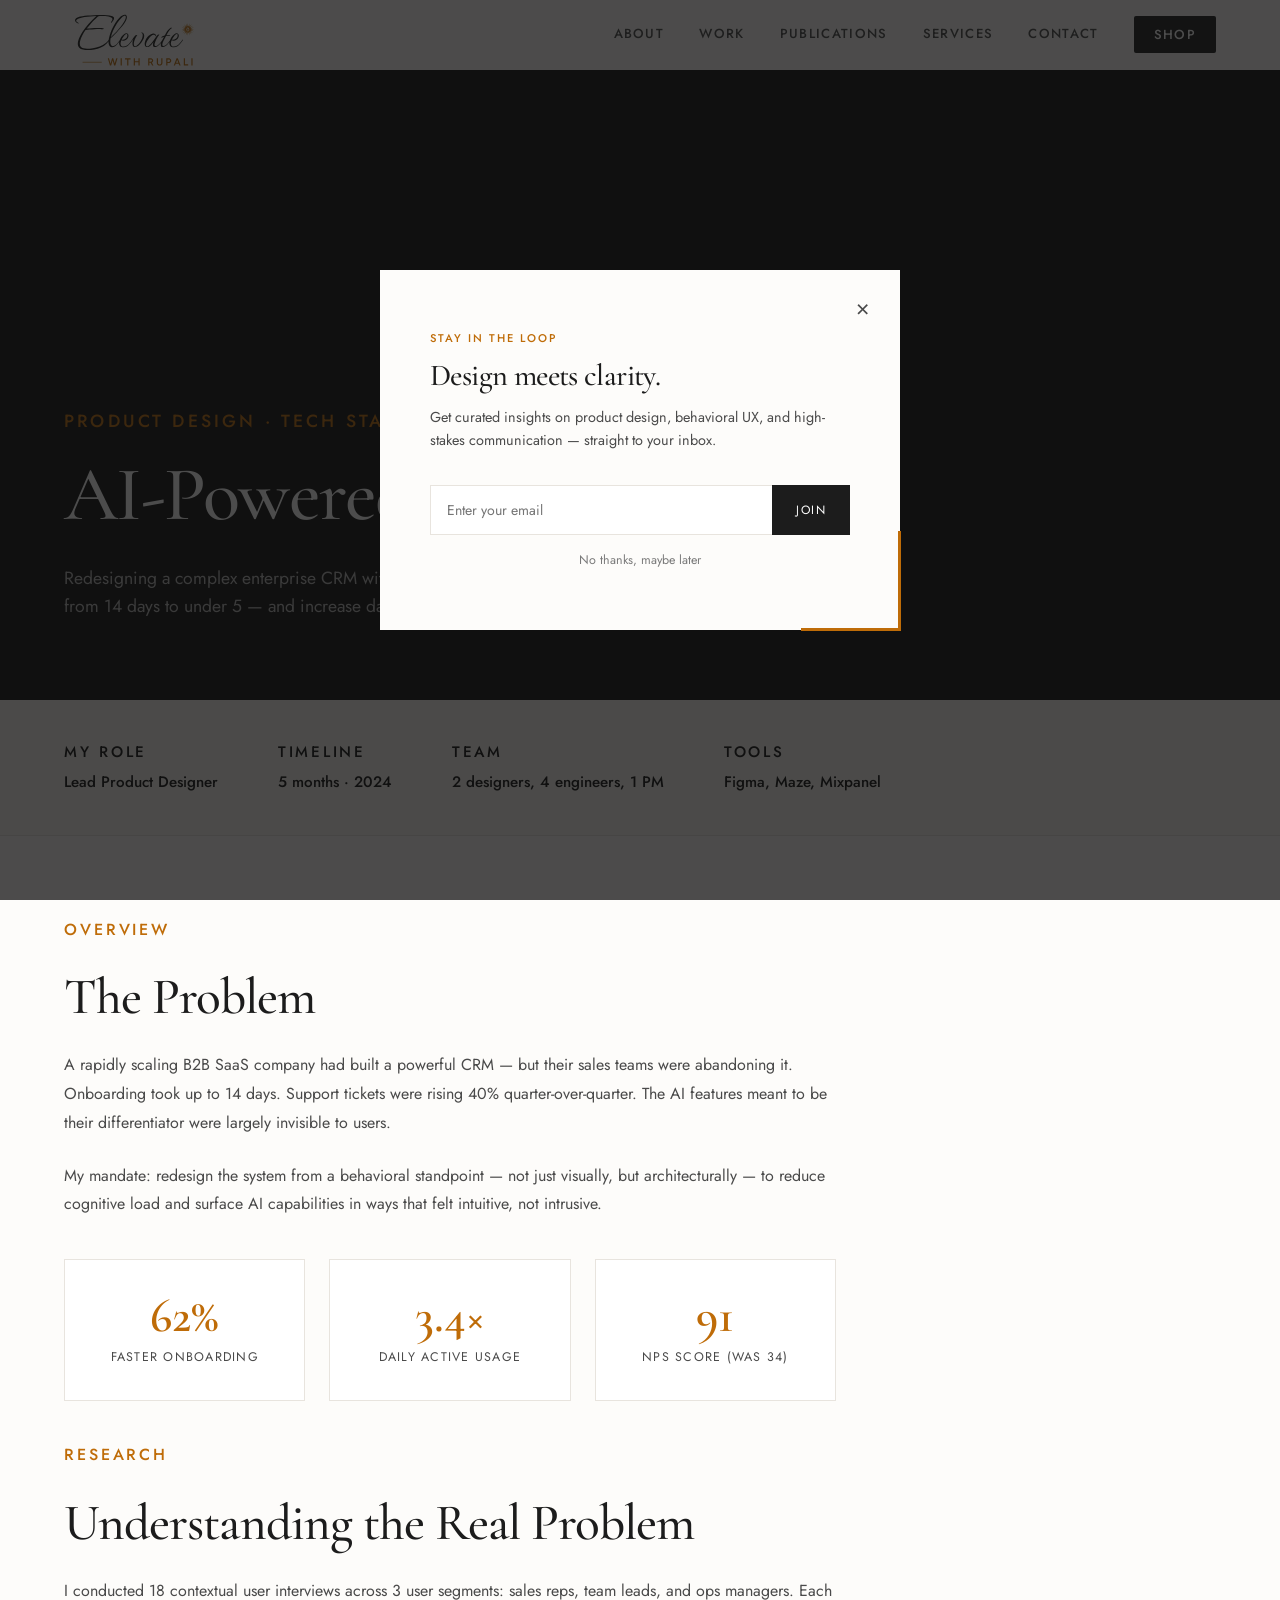
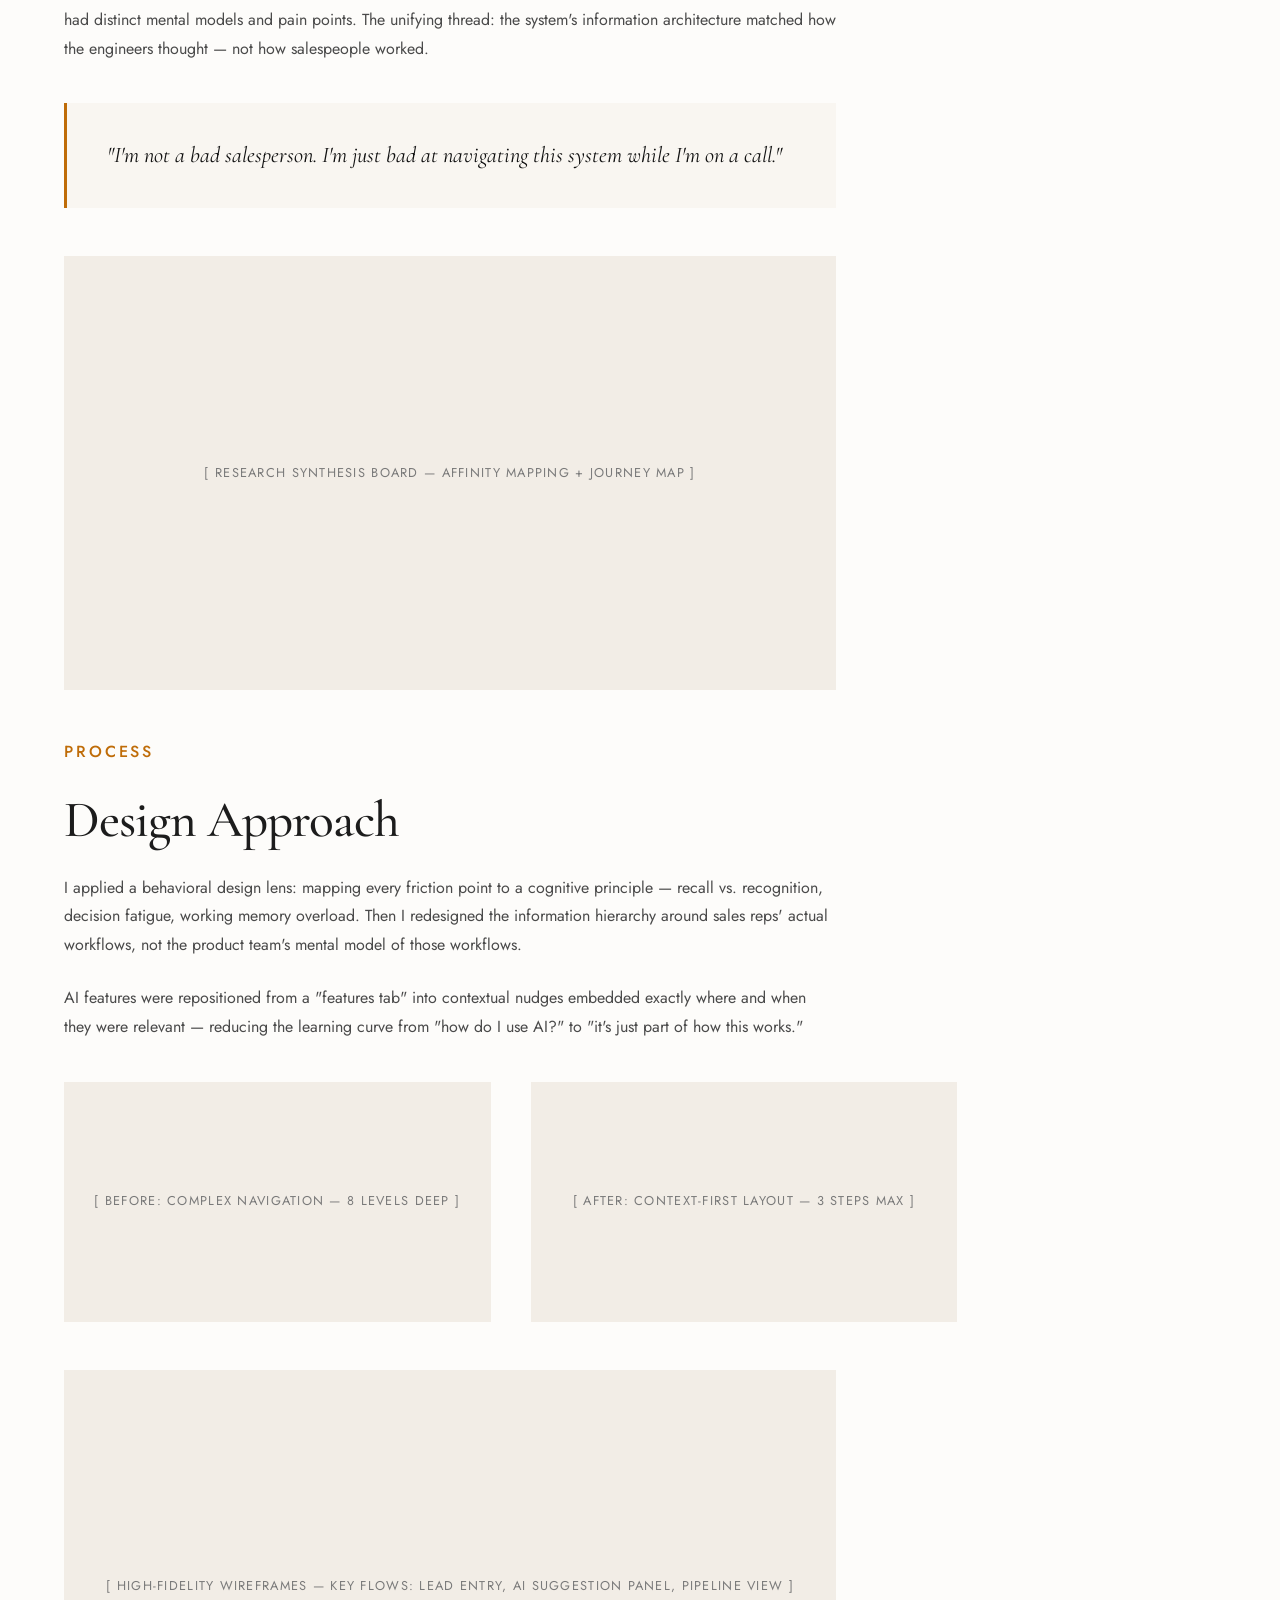
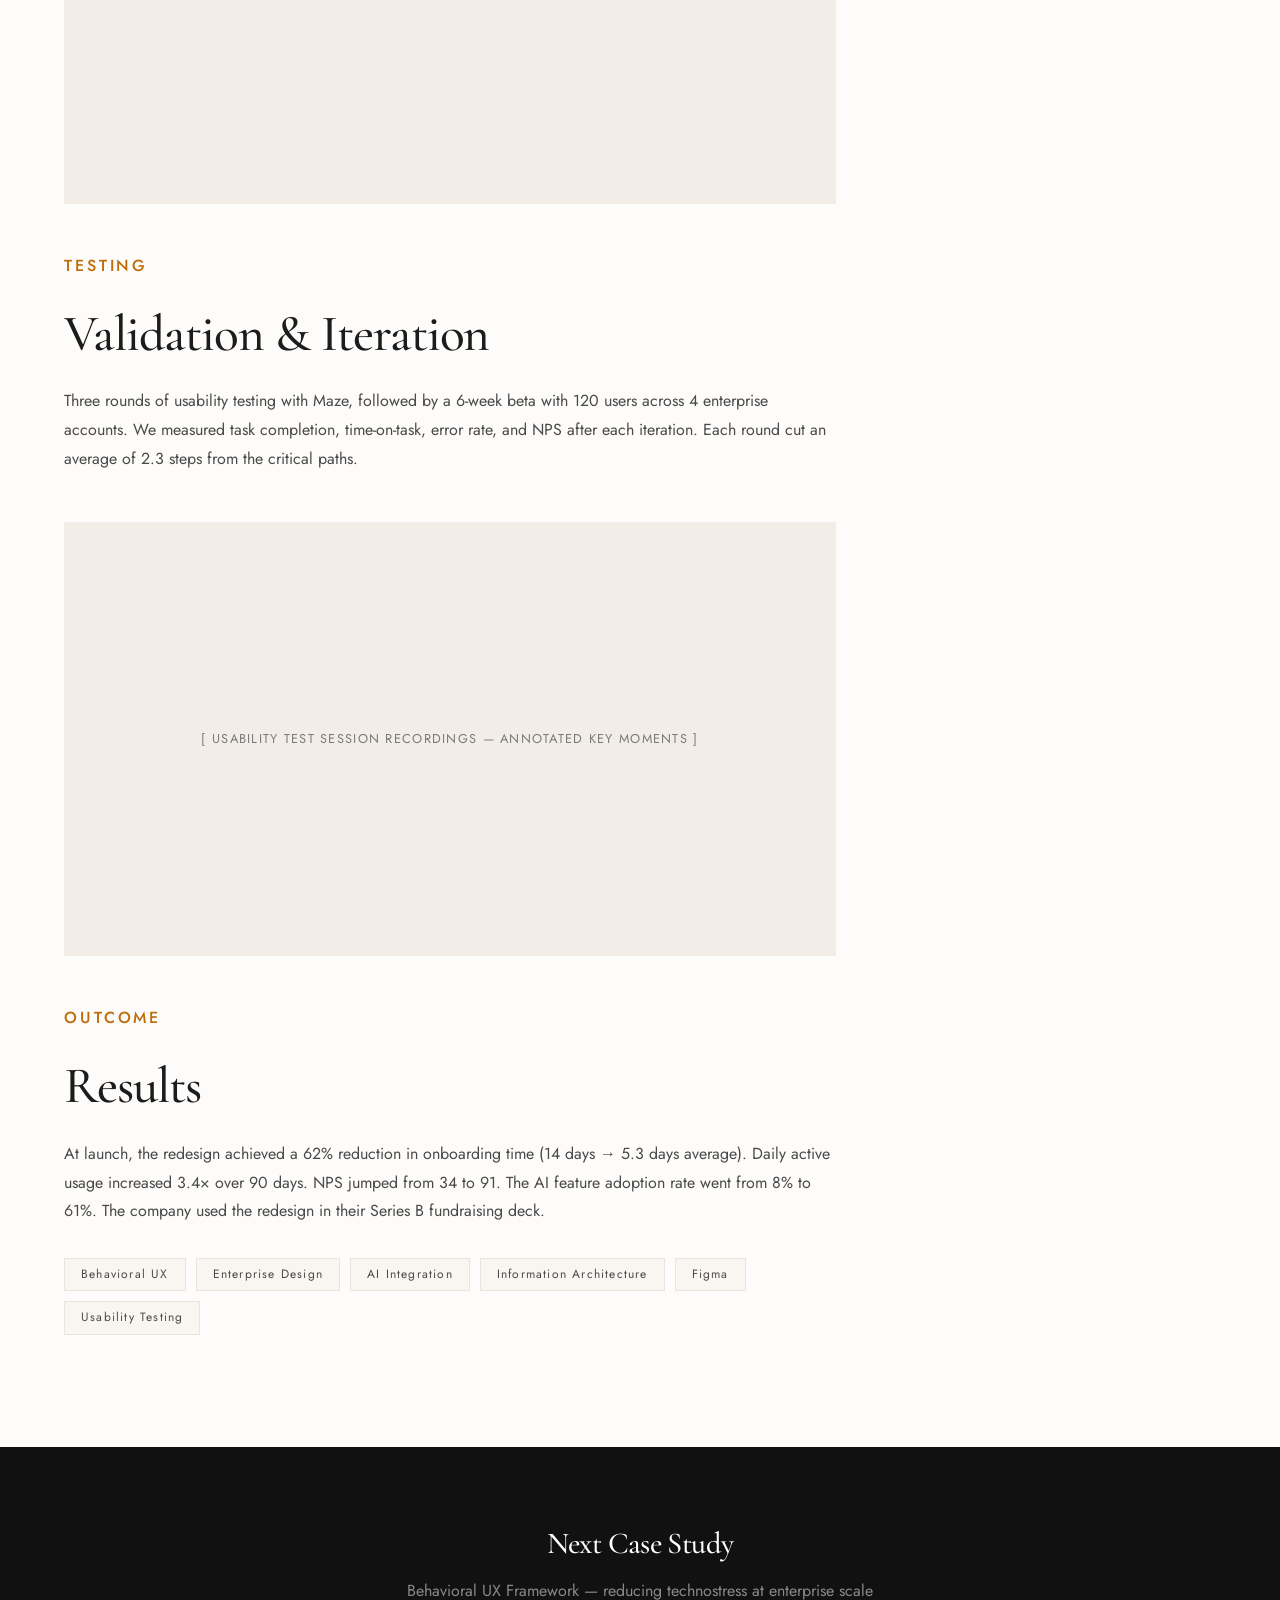
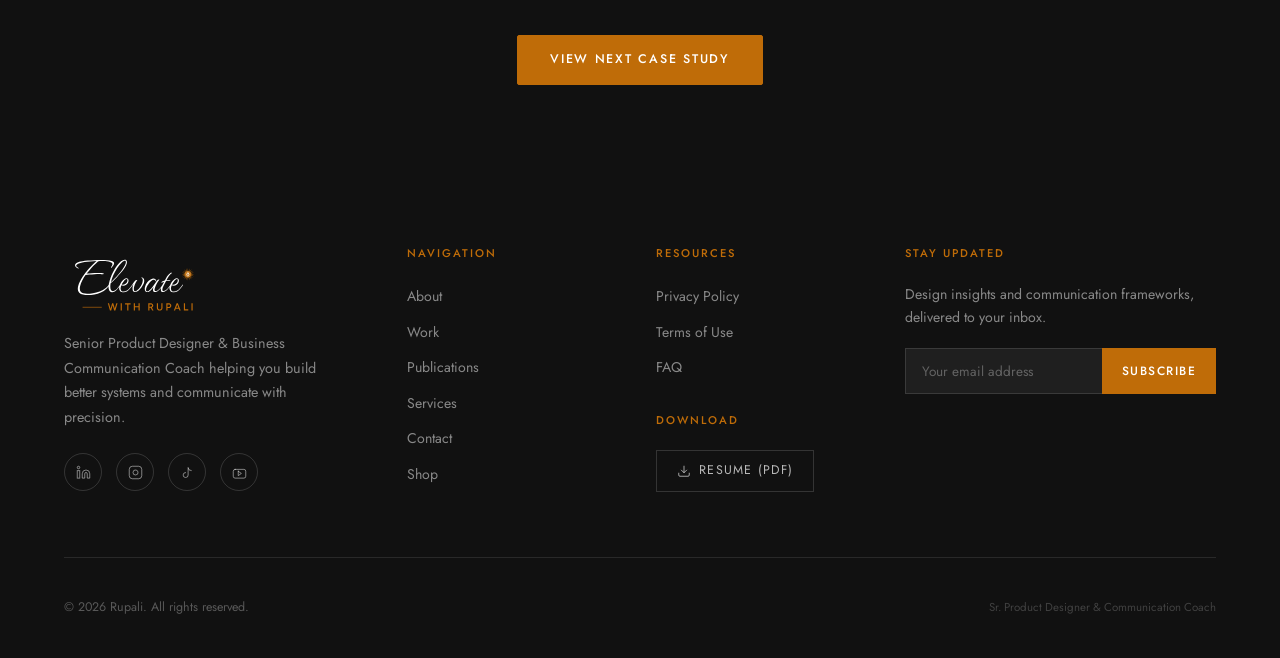
<file: case-study-1.html>
<!DOCTYPE html>
<html lang="en">
<head>
  <meta charset="UTF-8">
  <meta name="viewport" content="width=device-width, initial-scale=1.0">
  <title>AI-Powered CRM — Case Study · Rupali</title>
  <link rel="stylesheet" href="style.css">
  <script src="components.js" defer></script>
  <script src="main.js" defer></script>
  <style>
    body { padding-top: 70px; }
    .cs-img-placeholder {
      width: 100%; aspect-ratio: 16/9;
      background: var(--panel);
      display: flex; align-items: center; justify-content: center;
      font-size: 0.8rem; letter-spacing: 0.1em;
      text-transform: uppercase; color: var(--light-mid);
      margin: 48px 0;
    }
    .cs-two-col { display: grid; grid-template-columns: 1fr 1fr; gap: 40px; margin: 40px 0; }
    .cs-two-col .cs-img-placeholder { margin: 0; }
    @media(max-width:768px) { .cs-two-col { grid-template-columns: 1fr; } }
  </style>
</head>
<body>

<!-- HERO -->
<div class="cs-page-hero">
  <div class="cs-page-hero-bg" style="background-image:url('https://images.unsplash.com/photo-1552664730-d307ca884978?w=1400&h=800&fit=crop&q=80');"></div>
  <div class="cs-page-hero-content">
    <p class="label">Product Design · Tech Startup · 2024</p>
    <h1>AI-Powered CRM System</h1>
    <p>Redesigning a complex enterprise CRM with AI integration to cut onboarding from 14 days to under 5 — and increase daily active usage by 3.4×.</p>
  </div>
</div>

<!-- META STRIP -->
<div class="cs-meta-strip">
  <div class="cs-meta-item">
    <p class="label">My Role</p>
    <p>Lead Product Designer</p>
  </div>
  <div class="cs-meta-item">
    <p class="label">Timeline</p>
    <p>5 months · 2024</p>
  </div>
  <div class="cs-meta-item">
    <p class="label">Team</p>
    <p>2 designers, 4 engineers, 1 PM</p>
  </div>
  <div class="cs-meta-item">
    <p class="label">Tools</p>
    <p>Figma, Maze, Mixpanel</p>
  </div>
</div>

<!-- CONTENT -->
<div class="cs-content">

  <div class="reveal">
    <p class="label">Overview</p>
    <h2>The Problem</h2>
    <p>A rapidly scaling B2B SaaS company had built a powerful CRM — but their sales teams were abandoning it. Onboarding took up to 14 days. Support tickets were rising 40% quarter-over-quarter. The AI features meant to be their differentiator were largely invisible to users.</p>
    <p>My mandate: redesign the system from a behavioral standpoint — not just visually, but architecturally — to reduce cognitive load and surface AI capabilities in ways that felt intuitive, not intrusive.</p>
  </div>

  <div class="cs-outcomes-grid reveal">
    <div class="cs-outcome">
      <div class="cs-outcome-val">62%</div>
      <div class="cs-outcome-label">Faster Onboarding</div>
    </div>
    <div class="cs-outcome">
      <div class="cs-outcome-val">3.4×</div>
      <div class="cs-outcome-label">Daily Active Usage</div>
    </div>
    <div class="cs-outcome">
      <div class="cs-outcome-val">91</div>
      <div class="cs-outcome-label">NPS Score (was 34)</div>
    </div>
  </div>

  <div class="reveal">
    <p class="label">Research</p>
    <h2>Understanding the Real Problem</h2>
    <p>I conducted 18 contextual user interviews across 3 user segments: sales reps, team leads, and ops managers. Each had distinct mental models and pain points. The unifying thread: the system's information architecture matched how the engineers thought — not how salespeople worked.</p>
  </div>

  <div class="cs-callout reveal">
    <p>"I'm not a bad salesperson. I'm just bad at navigating this system while I'm on a call."</p>
  </div>

  <div class="cs-img-placeholder reveal">[ Research synthesis board — affinity mapping + journey map ]</div>

  <div class="reveal">
    <p class="label">Process</p>
    <h2>Design Approach</h2>
    <p>I applied a behavioral design lens: mapping every friction point to a cognitive principle — recall vs. recognition, decision fatigue, working memory overload. Then I redesigned the information hierarchy around sales reps' actual workflows, not the product team's mental model of those workflows.</p>
    <p>AI features were repositioned from a "features tab" into contextual nudges embedded exactly where and when they were relevant — reducing the learning curve from "how do I use AI?" to "it's just part of how this works."</p>
  </div>

  <div class="cs-two-col reveal">
    <div class="cs-img-placeholder" style="min-height:240px;">[ Before: Complex navigation — 8 levels deep ]</div>
    <div class="cs-img-placeholder" style="min-height:240px;">[ After: Context-first layout — 3 steps max ]</div>
  </div>

  <div class="cs-img-placeholder reveal">[ High-fidelity wireframes — key flows: lead entry, AI suggestion panel, pipeline view ]</div>

  <div class="reveal">
    <p class="label">Testing</p>
    <h2>Validation & Iteration</h2>
    <p>Three rounds of usability testing with Maze, followed by a 6-week beta with 120 users across 4 enterprise accounts. We measured task completion, time-on-task, error rate, and NPS after each iteration. Each round cut an average of 2.3 steps from the critical paths.</p>
  </div>

  <div class="cs-img-placeholder reveal">[ Usability test session recordings — annotated key moments ]</div>

  <div class="reveal">
    <p class="label">Outcome</p>
    <h2>Results</h2>
    <p>At launch, the redesign achieved a 62% reduction in onboarding time (14 days → 5.3 days average). Daily active usage increased 3.4× over 90 days. NPS jumped from 34 to 91. The AI feature adoption rate went from 8% to 61%. The company used the redesign in their Series B fundraising deck.</p>
  </div>

  <div class="cs-tags reveal">
    <span class="cs-tag-pill">Behavioral UX</span>
    <span class="cs-tag-pill">Enterprise Design</span>
    <span class="cs-tag-pill">AI Integration</span>
    <span class="cs-tag-pill">Information Architecture</span>
    <span class="cs-tag-pill">Figma</span>
    <span class="cs-tag-pill">Usability Testing</span>
  </div>

</div>

<!-- NEXT SECTION -->
<div class="cs-next-section">
  <h3>Next Case Study</h3>
  <p>Behavioral UX Framework — reducing technostress at enterprise scale</p>
  <a href="case-study-2.html" class="btn btn-accent">View Next Case Study</a>
</div>

</body>
</html>
</file>
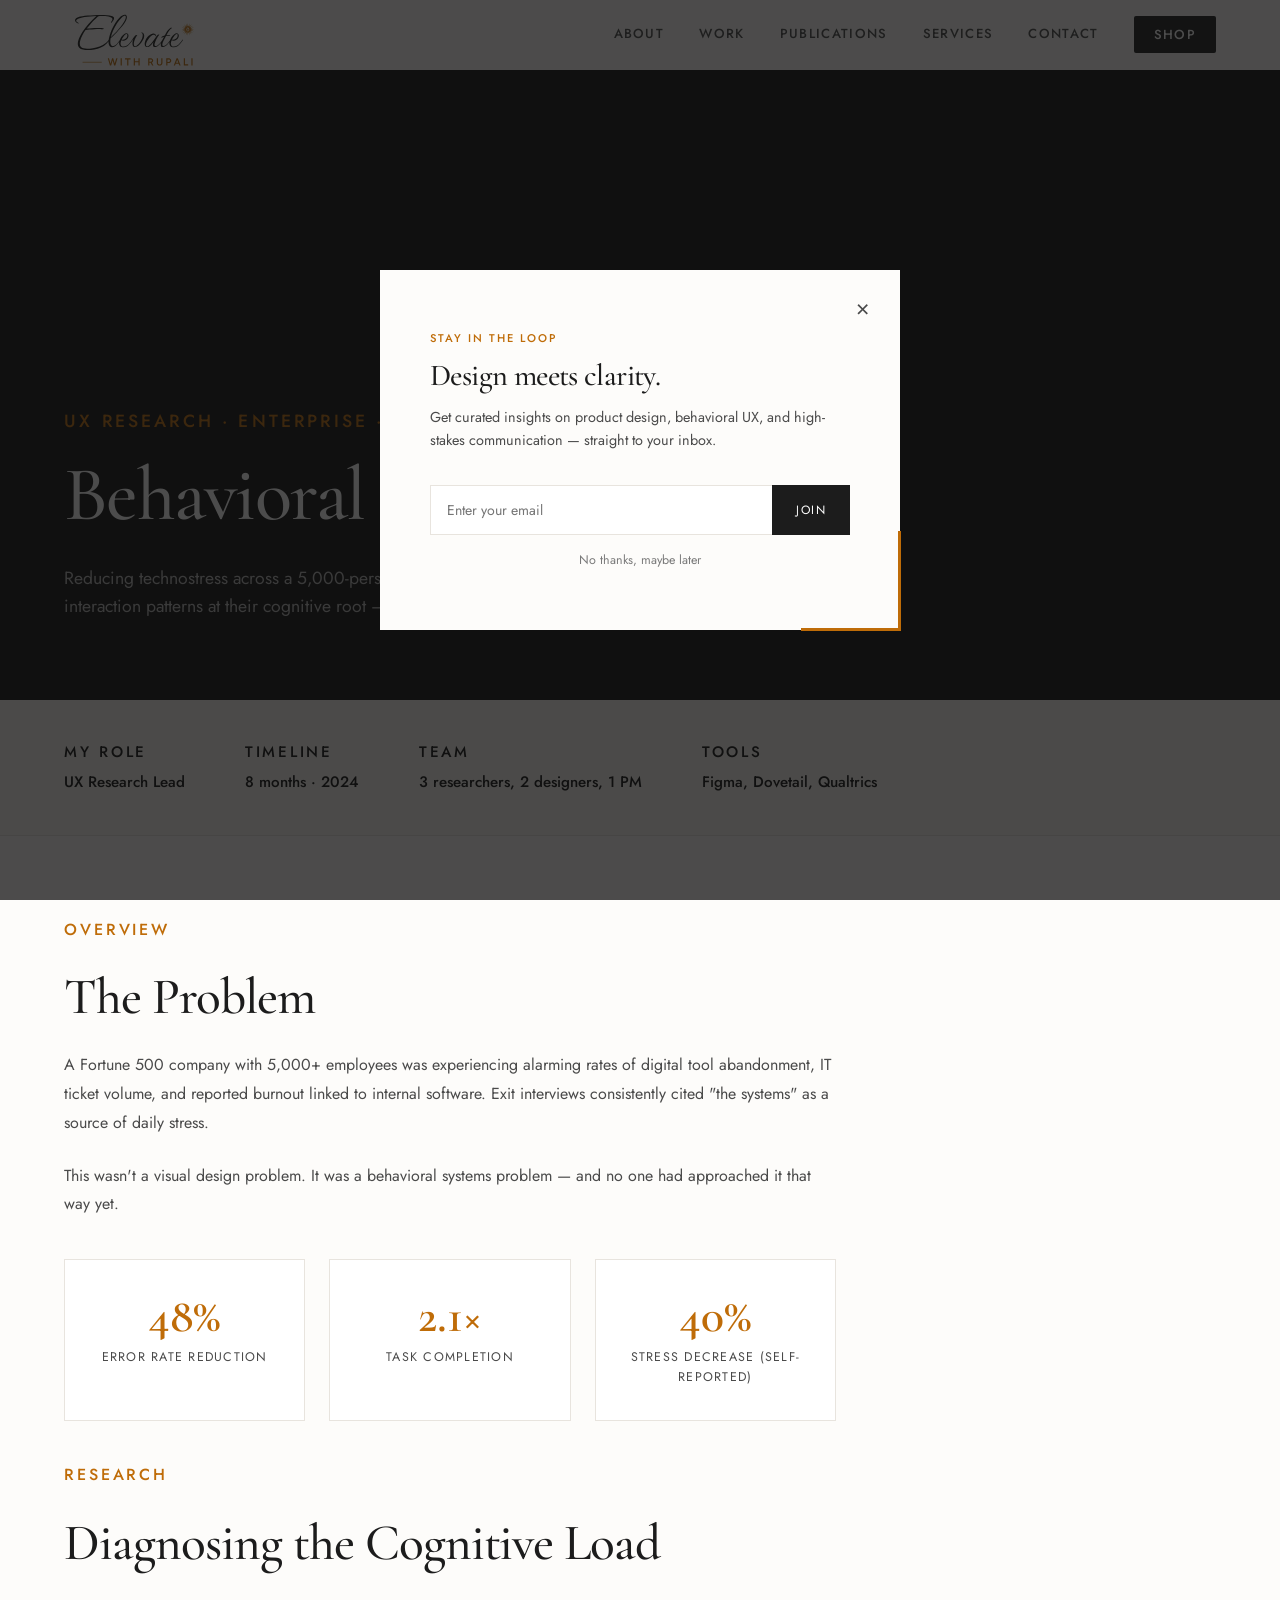
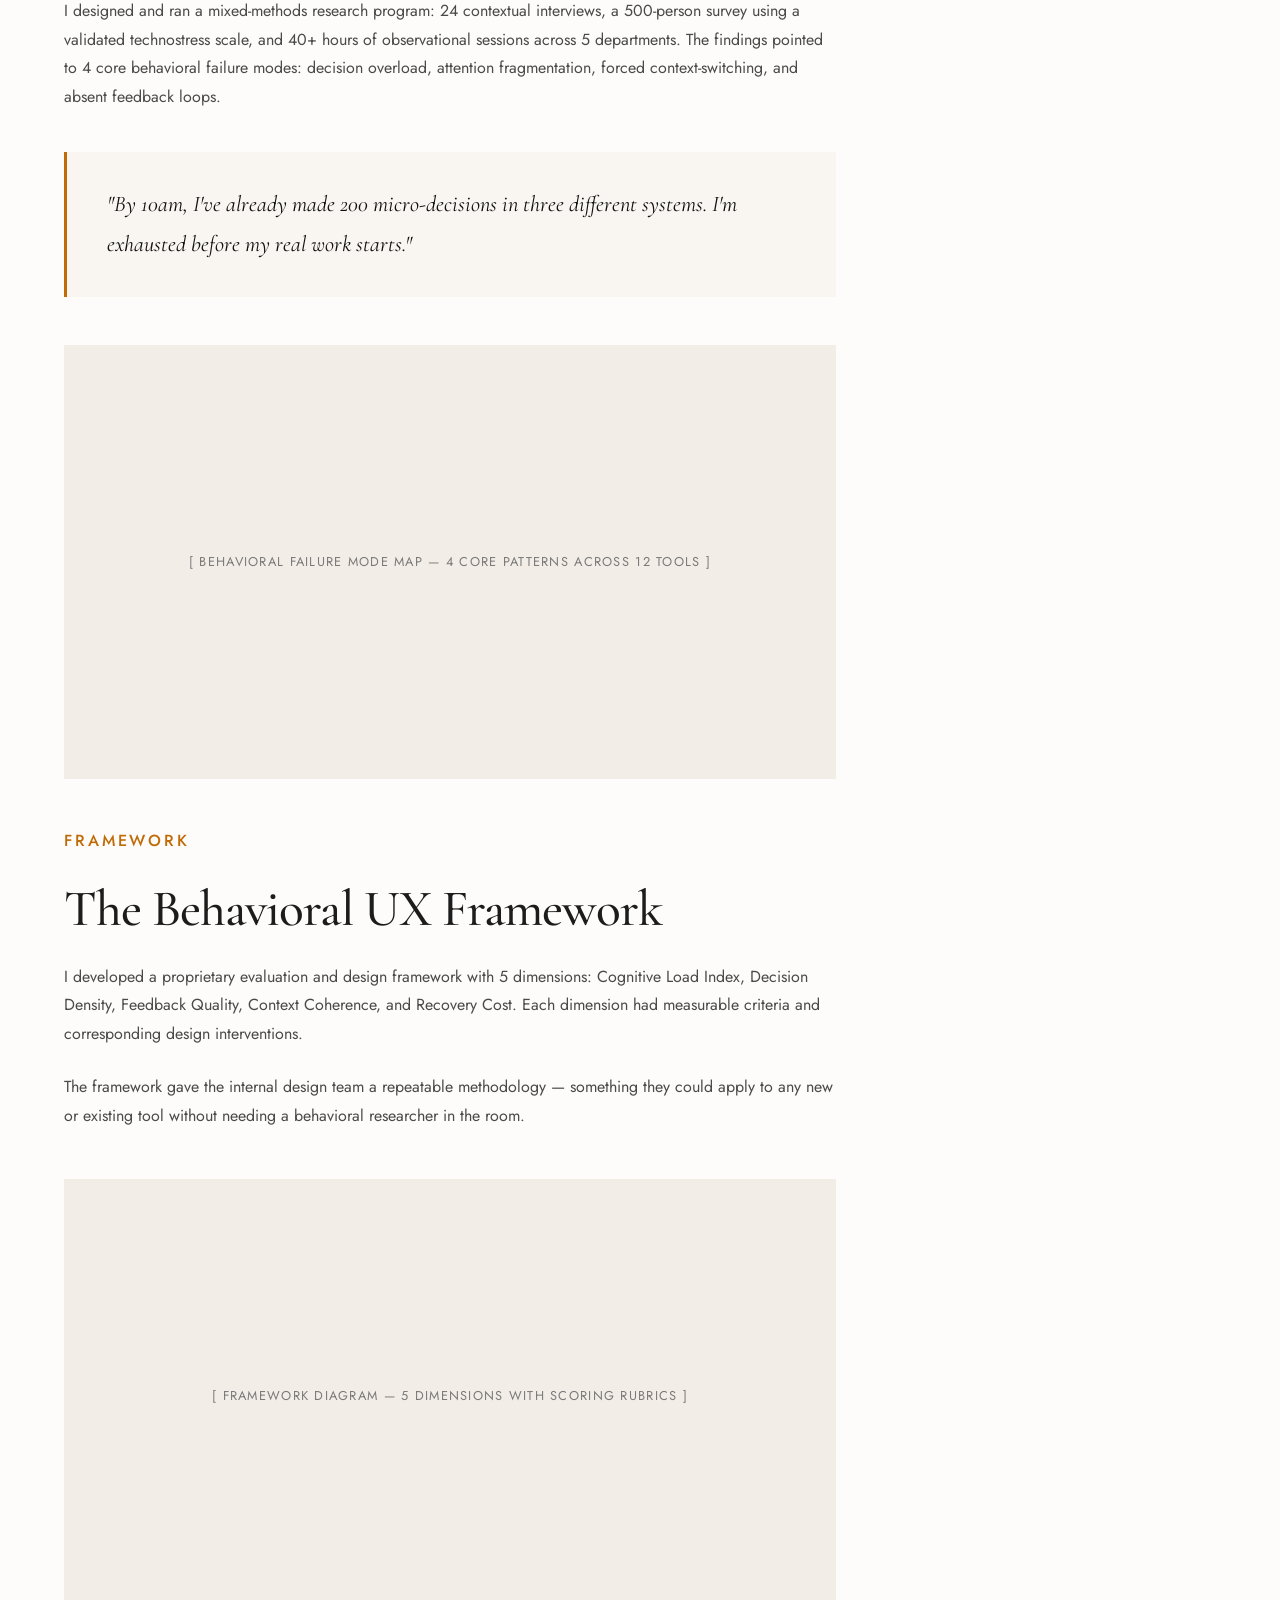
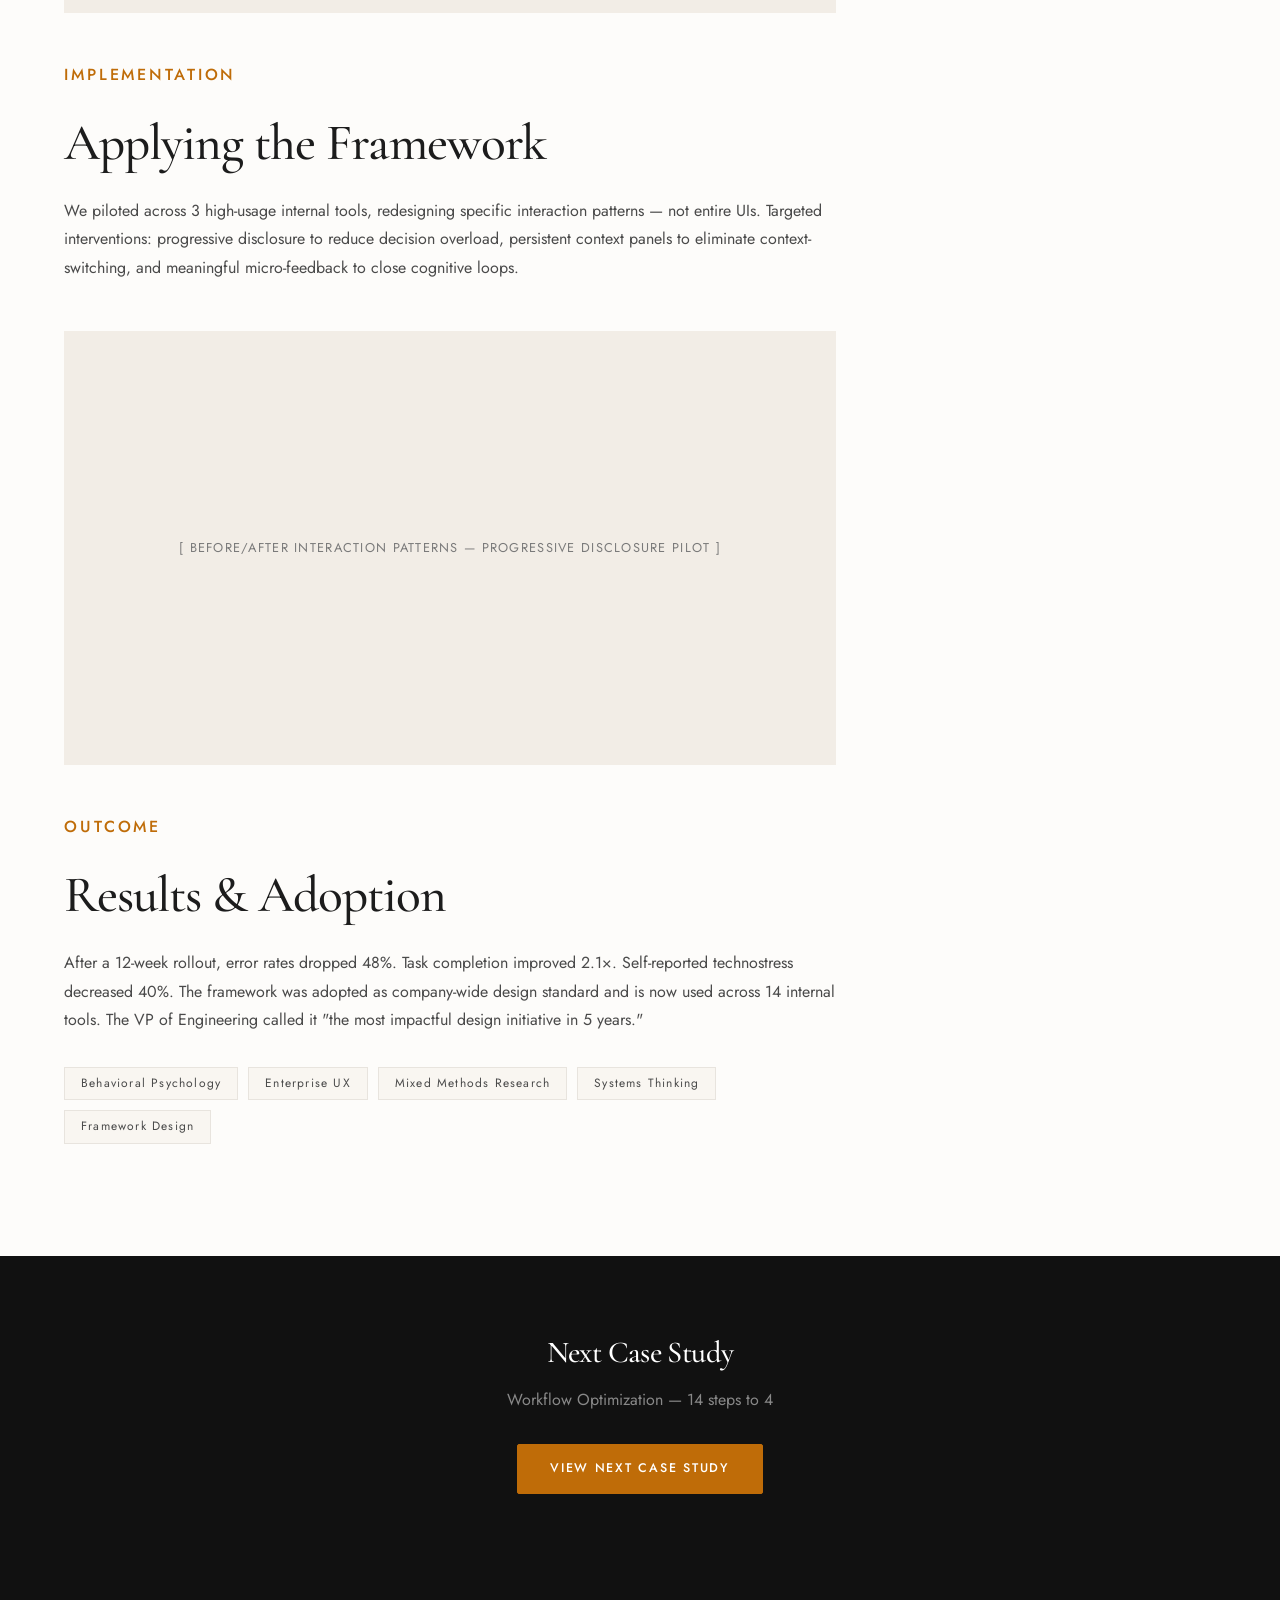
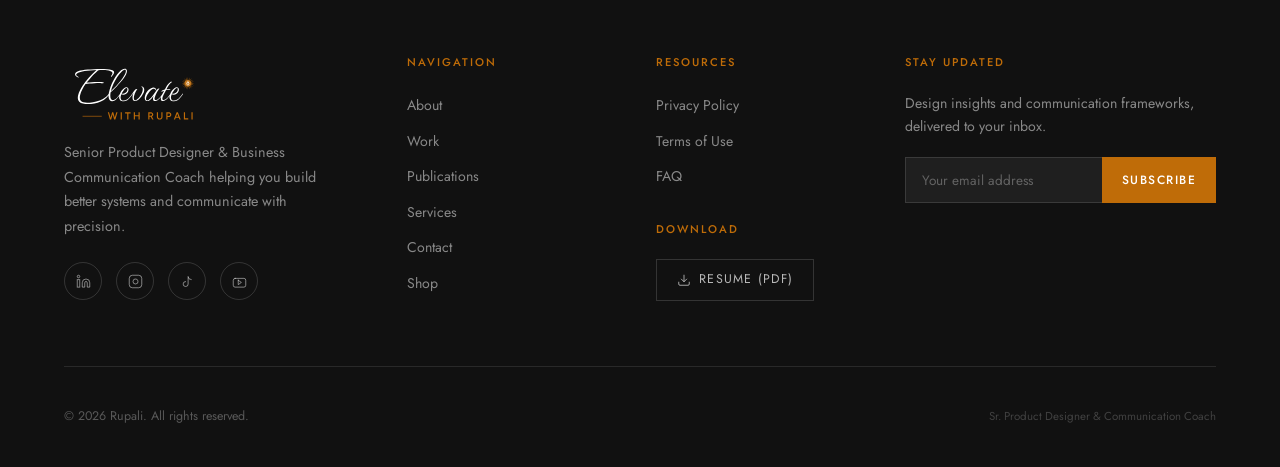
<file: case-study-2.html>
<!DOCTYPE html>
<html lang="en">
<head>
  <meta charset="UTF-8">
  <meta name="viewport" content="width=device-width, initial-scale=1.0">
  <title>Behavioral UX Framework — Case Study · Rupali</title>
  <link rel="stylesheet" href="style.css">
  <script src="components.js" defer></script>
  <script src="main.js" defer></script>
  <style>
    body { padding-top: 70px; }
    .cs-img-placeholder {
      width: 100%; aspect-ratio: 16/9;
      background: var(--panel);
      display: flex; align-items: center; justify-content: center;
      font-size: 0.8rem; letter-spacing: 0.1em;
      text-transform: uppercase; color: var(--light-mid);
      margin: 48px 0;
    }
  </style>
</head>
<body>

<div class="cs-page-hero">
  <div class="cs-page-hero-bg" style="background-image:url('https://images.unsplash.com/photo-1517694712202-14dd9538aa97?w=1400&h=800&fit=crop&q=80');"></div>
  <div class="cs-page-hero-content">
    <p class="label">UX Research · Enterprise · 2024</p>
    <h1>Behavioral UX Framework</h1>
    <p>Reducing technostress across a 5,000-person enterprise by rethinking interaction patterns at their cognitive root — not their surface.</p>
  </div>
</div>

<div class="cs-meta-strip">
  <div class="cs-meta-item"><p class="label">My Role</p><p>UX Research Lead</p></div>
  <div class="cs-meta-item"><p class="label">Timeline</p><p>8 months · 2024</p></div>
  <div class="cs-meta-item"><p class="label">Team</p><p>3 researchers, 2 designers, 1 PM</p></div>
  <div class="cs-meta-item"><p class="label">Tools</p><p>Figma, Dovetail, Qualtrics</p></div>
</div>

<div class="cs-content">

  <div class="reveal">
    <p class="label">Overview</p>
    <h2>The Problem</h2>
    <p>A Fortune 500 company with 5,000+ employees was experiencing alarming rates of digital tool abandonment, IT ticket volume, and reported burnout linked to internal software. Exit interviews consistently cited "the systems" as a source of daily stress.</p>
    <p>This wasn't a visual design problem. It was a behavioral systems problem — and no one had approached it that way yet.</p>
  </div>

  <div class="cs-outcomes-grid reveal">
    <div class="cs-outcome"><div class="cs-outcome-val">48%</div><div class="cs-outcome-label">Error Rate Reduction</div></div>
    <div class="cs-outcome"><div class="cs-outcome-val">2.1×</div><div class="cs-outcome-label">Task Completion</div></div>
    <div class="cs-outcome"><div class="cs-outcome-val">40%</div><div class="cs-outcome-label">Stress Decrease (self-reported)</div></div>
  </div>

  <div class="reveal">
    <p class="label">Research</p>
    <h2>Diagnosing the Cognitive Load</h2>
    <p>I designed and ran a mixed-methods research program: 24 contextual interviews, a 500-person survey using a validated technostress scale, and 40+ hours of observational sessions across 5 departments. The findings pointed to 4 core behavioral failure modes: decision overload, attention fragmentation, forced context-switching, and absent feedback loops.</p>
  </div>

  <div class="cs-callout reveal">
    <p>"By 10am, I've already made 200 micro-decisions in three different systems. I'm exhausted before my real work starts."</p>
  </div>

  <div class="cs-img-placeholder reveal">[ Behavioral failure mode map — 4 core patterns across 12 tools ]</div>

  <div class="reveal">
    <p class="label">Framework</p>
    <h2>The Behavioral UX Framework</h2>
    <p>I developed a proprietary evaluation and design framework with 5 dimensions: Cognitive Load Index, Decision Density, Feedback Quality, Context Coherence, and Recovery Cost. Each dimension had measurable criteria and corresponding design interventions.</p>
    <p>The framework gave the internal design team a repeatable methodology — something they could apply to any new or existing tool without needing a behavioral researcher in the room.</p>
  </div>

  <div class="cs-img-placeholder reveal">[ Framework diagram — 5 dimensions with scoring rubrics ]</div>

  <div class="reveal">
    <p class="label">Implementation</p>
    <h2>Applying the Framework</h2>
    <p>We piloted across 3 high-usage internal tools, redesigning specific interaction patterns — not entire UIs. Targeted interventions: progressive disclosure to reduce decision overload, persistent context panels to eliminate context-switching, and meaningful micro-feedback to close cognitive loops.</p>
  </div>

  <div class="cs-img-placeholder reveal">[ Before/after interaction patterns — progressive disclosure pilot ]</div>

  <div class="reveal">
    <p class="label">Outcome</p>
    <h2>Results & Adoption</h2>
    <p>After a 12-week rollout, error rates dropped 48%. Task completion improved 2.1×. Self-reported technostress decreased 40%. The framework was adopted as company-wide design standard and is now used across 14 internal tools. The VP of Engineering called it "the most impactful design initiative in 5 years."</p>
  </div>

  <div class="cs-tags reveal">
    <span class="cs-tag-pill">Behavioral Psychology</span>
    <span class="cs-tag-pill">Enterprise UX</span>
    <span class="cs-tag-pill">Mixed Methods Research</span>
    <span class="cs-tag-pill">Systems Thinking</span>
    <span class="cs-tag-pill">Framework Design</span>
  </div>

</div>

<div class="cs-next-section">
  <h3>Next Case Study</h3>
  <p>Workflow Optimization — 14 steps to 4</p>
  <a href="case-study-3.html" class="btn btn-accent">View Next Case Study</a>
</div>

</body>
</html>
</file>
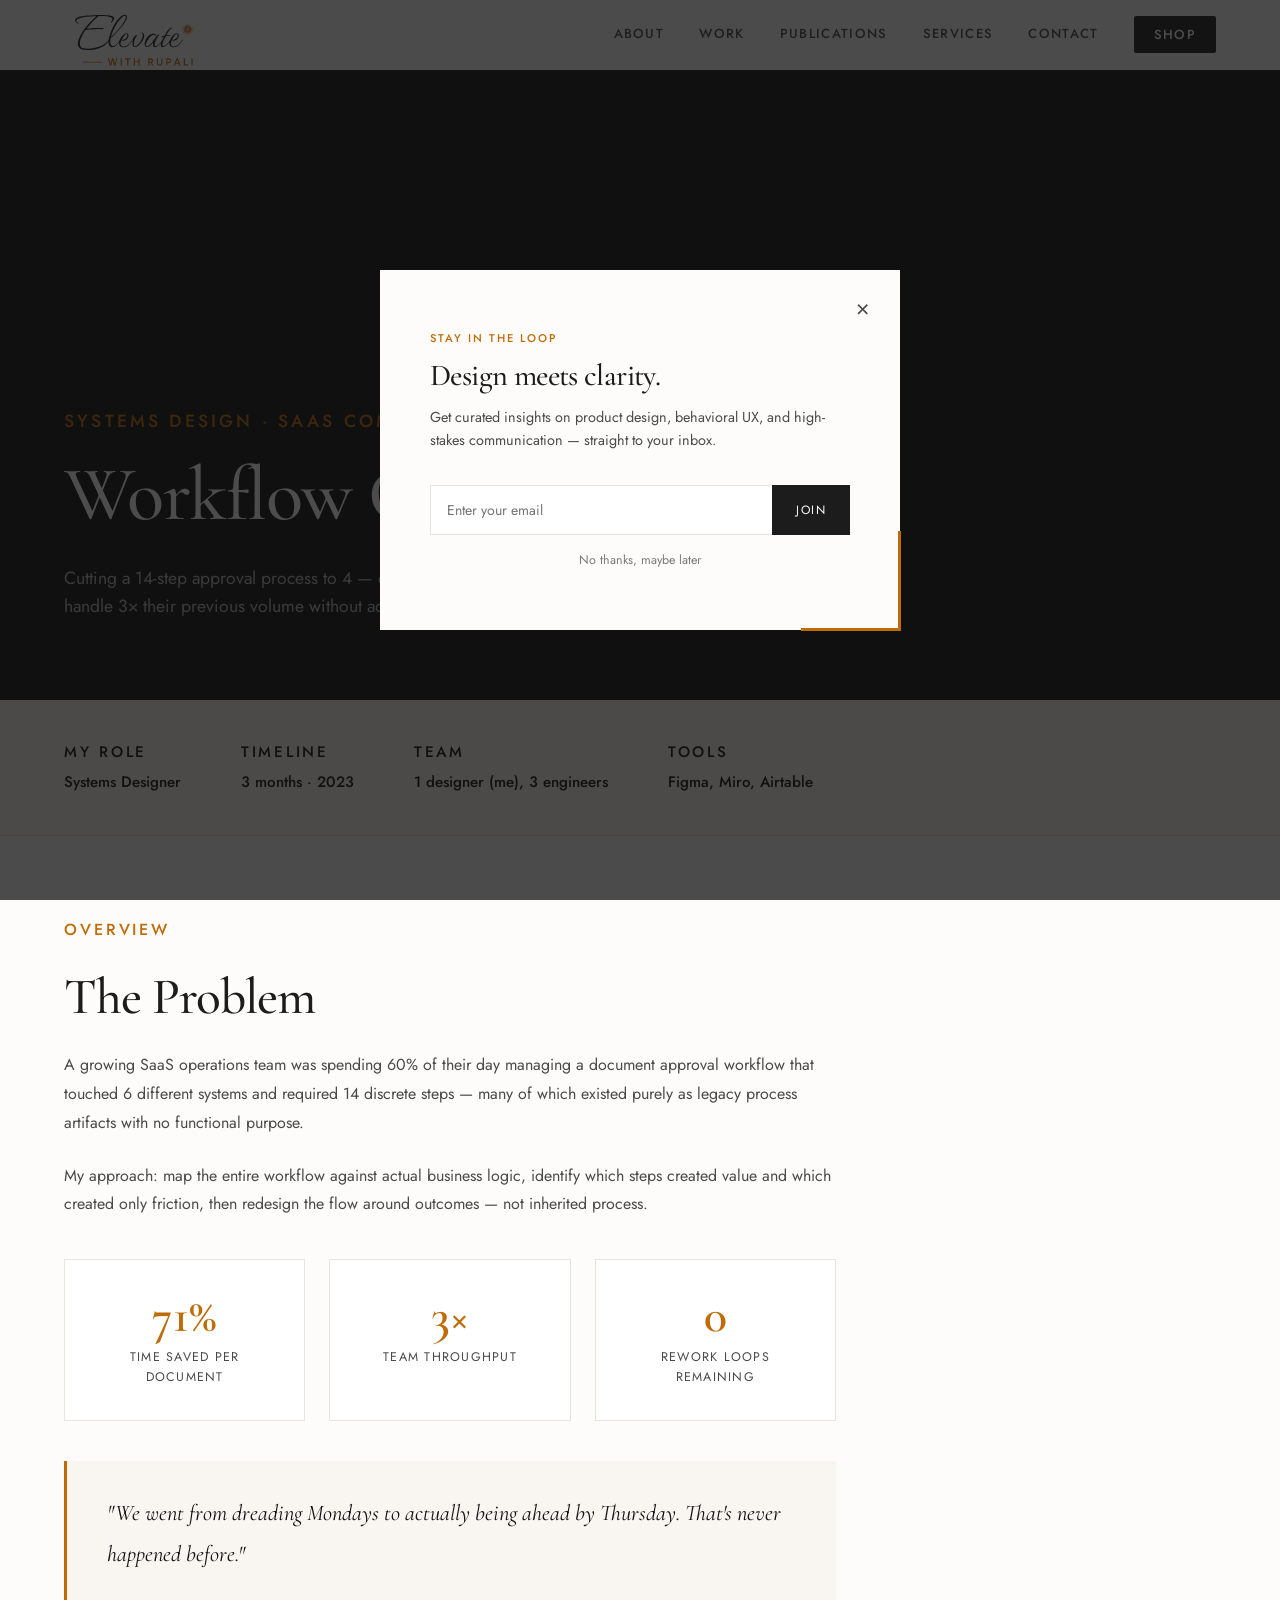
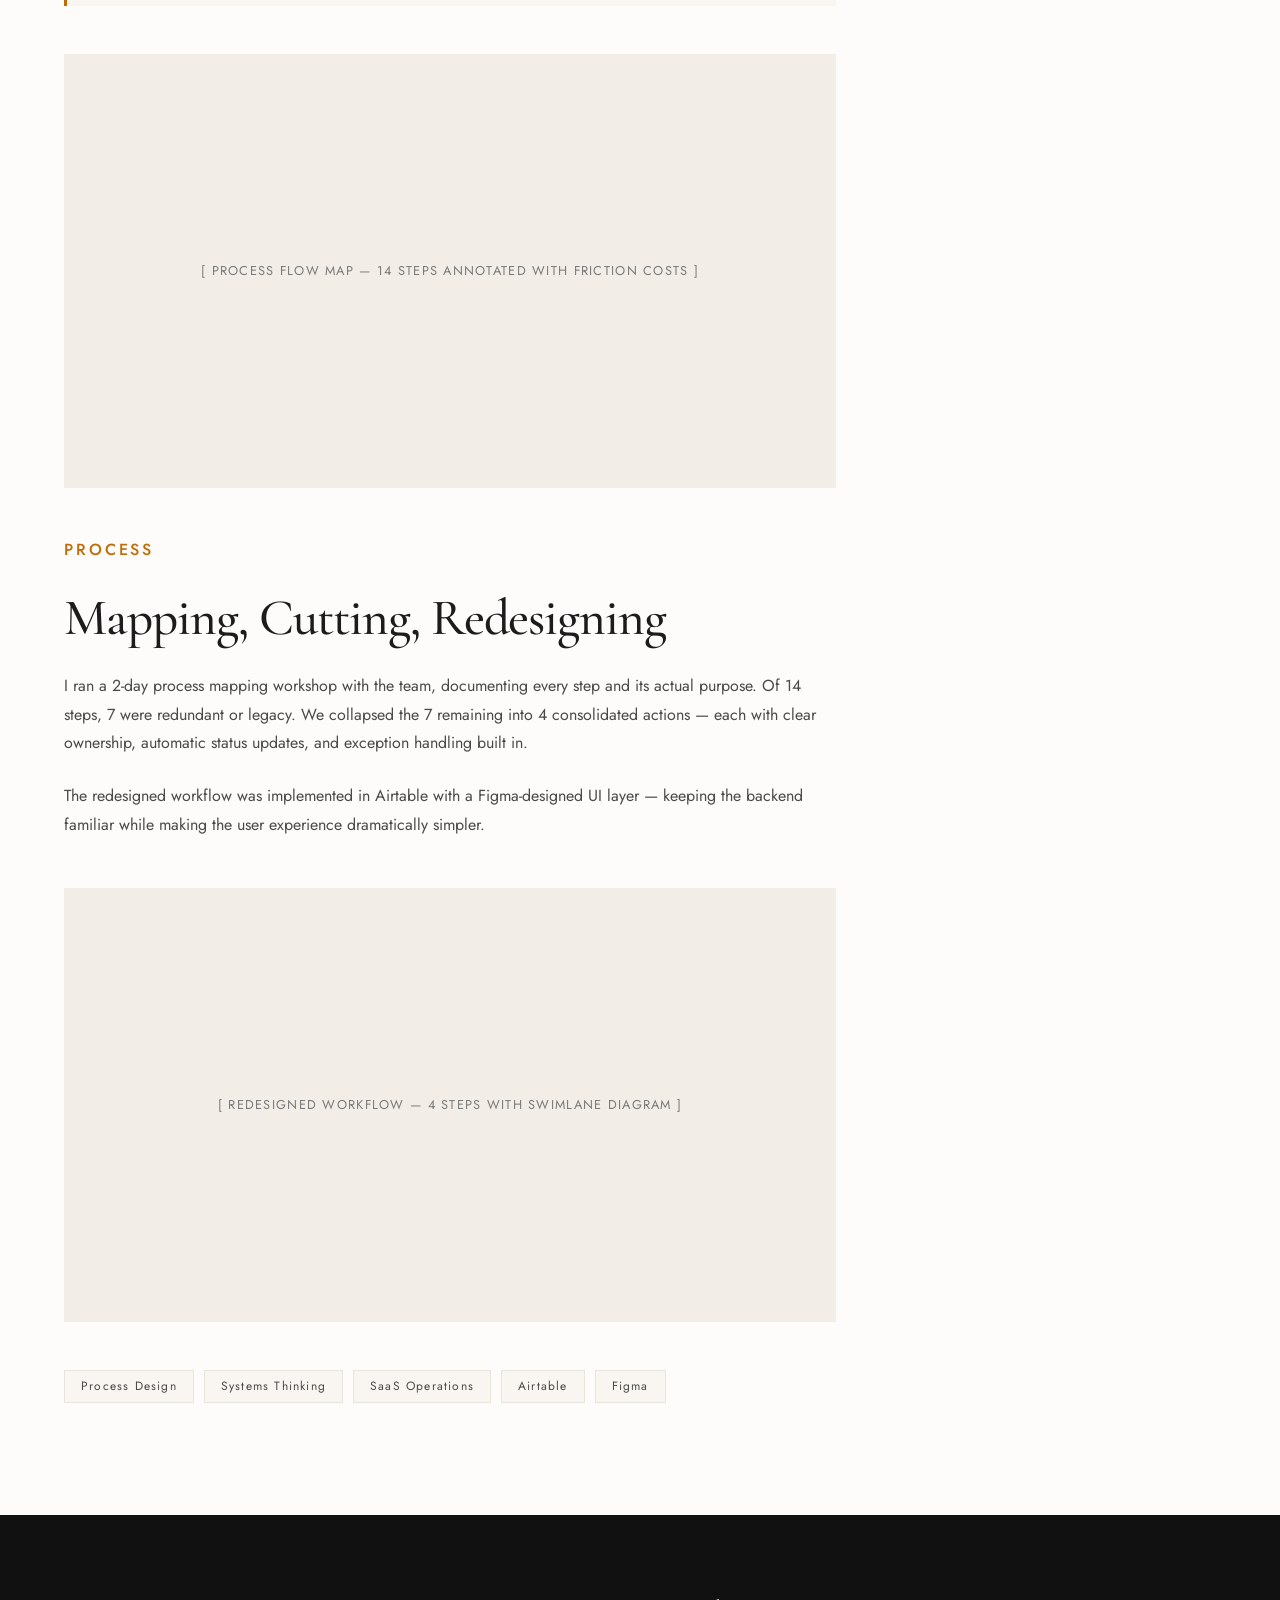
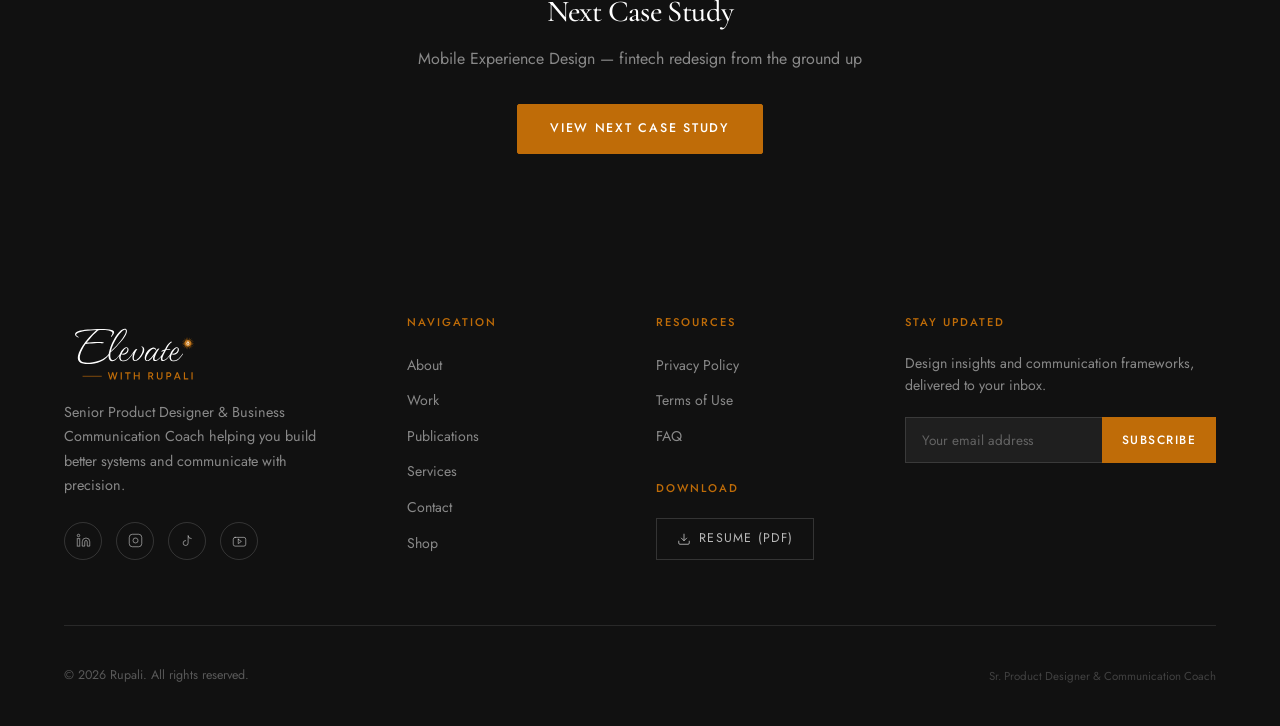
<file: case-study-3.html>
<!DOCTYPE html>
<html lang="en">
<head>
  <meta charset="UTF-8">
  <meta name="viewport" content="width=device-width, initial-scale=1.0">
  <title>Workflow Optimization — Case Study · Rupali</title>
  <link rel="stylesheet" href="style.css">
  <script src="components.js" defer></script>
  <script src="main.js" defer></script>
  <style>
    body { padding-top: 70px; }
    .cs-img-placeholder {
      width: 100%; aspect-ratio: 16/9;
      background: var(--panel);
      display: flex; align-items: center; justify-content: center;
      font-size: 0.8rem; letter-spacing: 0.1em;
      text-transform: uppercase; color: var(--light-mid);
      margin: 48px 0;
    }
  </style>
</head>
<body>

<div class="cs-page-hero">
  <div class="cs-page-hero-bg" style="background-image:url('https://images.unsplash.com/photo-1454165804606-c3d57bc86b40?w=1400&h=800&fit=crop&q=80');"></div>
  <div class="cs-page-hero-content">
    <p class="label">Systems Design · SaaS Company · 2023</p>
    <h1>Workflow Optimization</h1>
    <p>Cutting a 14-step approval process to 4 — enabling a 6-person ops team to handle 3× their previous volume without additional headcount.</p>
  </div>
</div>

<div class="cs-meta-strip">
  <div class="cs-meta-item"><p class="label">My Role</p><p>Systems Designer</p></div>
  <div class="cs-meta-item"><p class="label">Timeline</p><p>3 months · 2023</p></div>
  <div class="cs-meta-item"><p class="label">Team</p><p>1 designer (me), 3 engineers</p></div>
  <div class="cs-meta-item"><p class="label">Tools</p><p>Figma, Miro, Airtable</p></div>
</div>

<div class="cs-content">

  <div class="reveal">
    <p class="label">Overview</p>
    <h2>The Problem</h2>
    <p>A growing SaaS operations team was spending 60% of their day managing a document approval workflow that touched 6 different systems and required 14 discrete steps — many of which existed purely as legacy process artifacts with no functional purpose.</p>
    <p>My approach: map the entire workflow against actual business logic, identify which steps created value and which created only friction, then redesign the flow around outcomes — not inherited process.</p>
  </div>

  <div class="cs-outcomes-grid reveal">
    <div class="cs-outcome"><div class="cs-outcome-val">71%</div><div class="cs-outcome-label">Time Saved Per Document</div></div>
    <div class="cs-outcome"><div class="cs-outcome-val">3×</div><div class="cs-outcome-label">Team Throughput</div></div>
    <div class="cs-outcome"><div class="cs-outcome-val">0</div><div class="cs-outcome-label">Rework Loops Remaining</div></div>
  </div>

  <div class="cs-callout reveal">
    <p>"We went from dreading Mondays to actually being ahead by Thursday. That's never happened before."</p>
  </div>

  <div class="cs-img-placeholder reveal">[ Process flow map — 14 steps annotated with friction costs ]</div>

  <div class="reveal">
    <p class="label">Process</p>
    <h2>Mapping, Cutting, Redesigning</h2>
    <p>I ran a 2-day process mapping workshop with the team, documenting every step and its actual purpose. Of 14 steps, 7 were redundant or legacy. We collapsed the 7 remaining into 4 consolidated actions — each with clear ownership, automatic status updates, and exception handling built in.</p>
    <p>The redesigned workflow was implemented in Airtable with a Figma-designed UI layer — keeping the backend familiar while making the user experience dramatically simpler.</p>
  </div>

  <div class="cs-img-placeholder reveal">[ Redesigned workflow — 4 steps with swimlane diagram ]</div>

  <div class="cs-tags reveal">
    <span class="cs-tag-pill">Process Design</span>
    <span class="cs-tag-pill">Systems Thinking</span>
    <span class="cs-tag-pill">SaaS Operations</span>
    <span class="cs-tag-pill">Airtable</span>
    <span class="cs-tag-pill">Figma</span>
  </div>

</div>

<div class="cs-next-section">
  <h3>Next Case Study</h3>
  <p>Mobile Experience Design — fintech redesign from the ground up</p>
  <a href="case-study-4.html" class="btn btn-accent">View Next Case Study</a>
</div>

</body>
</html>
</file>
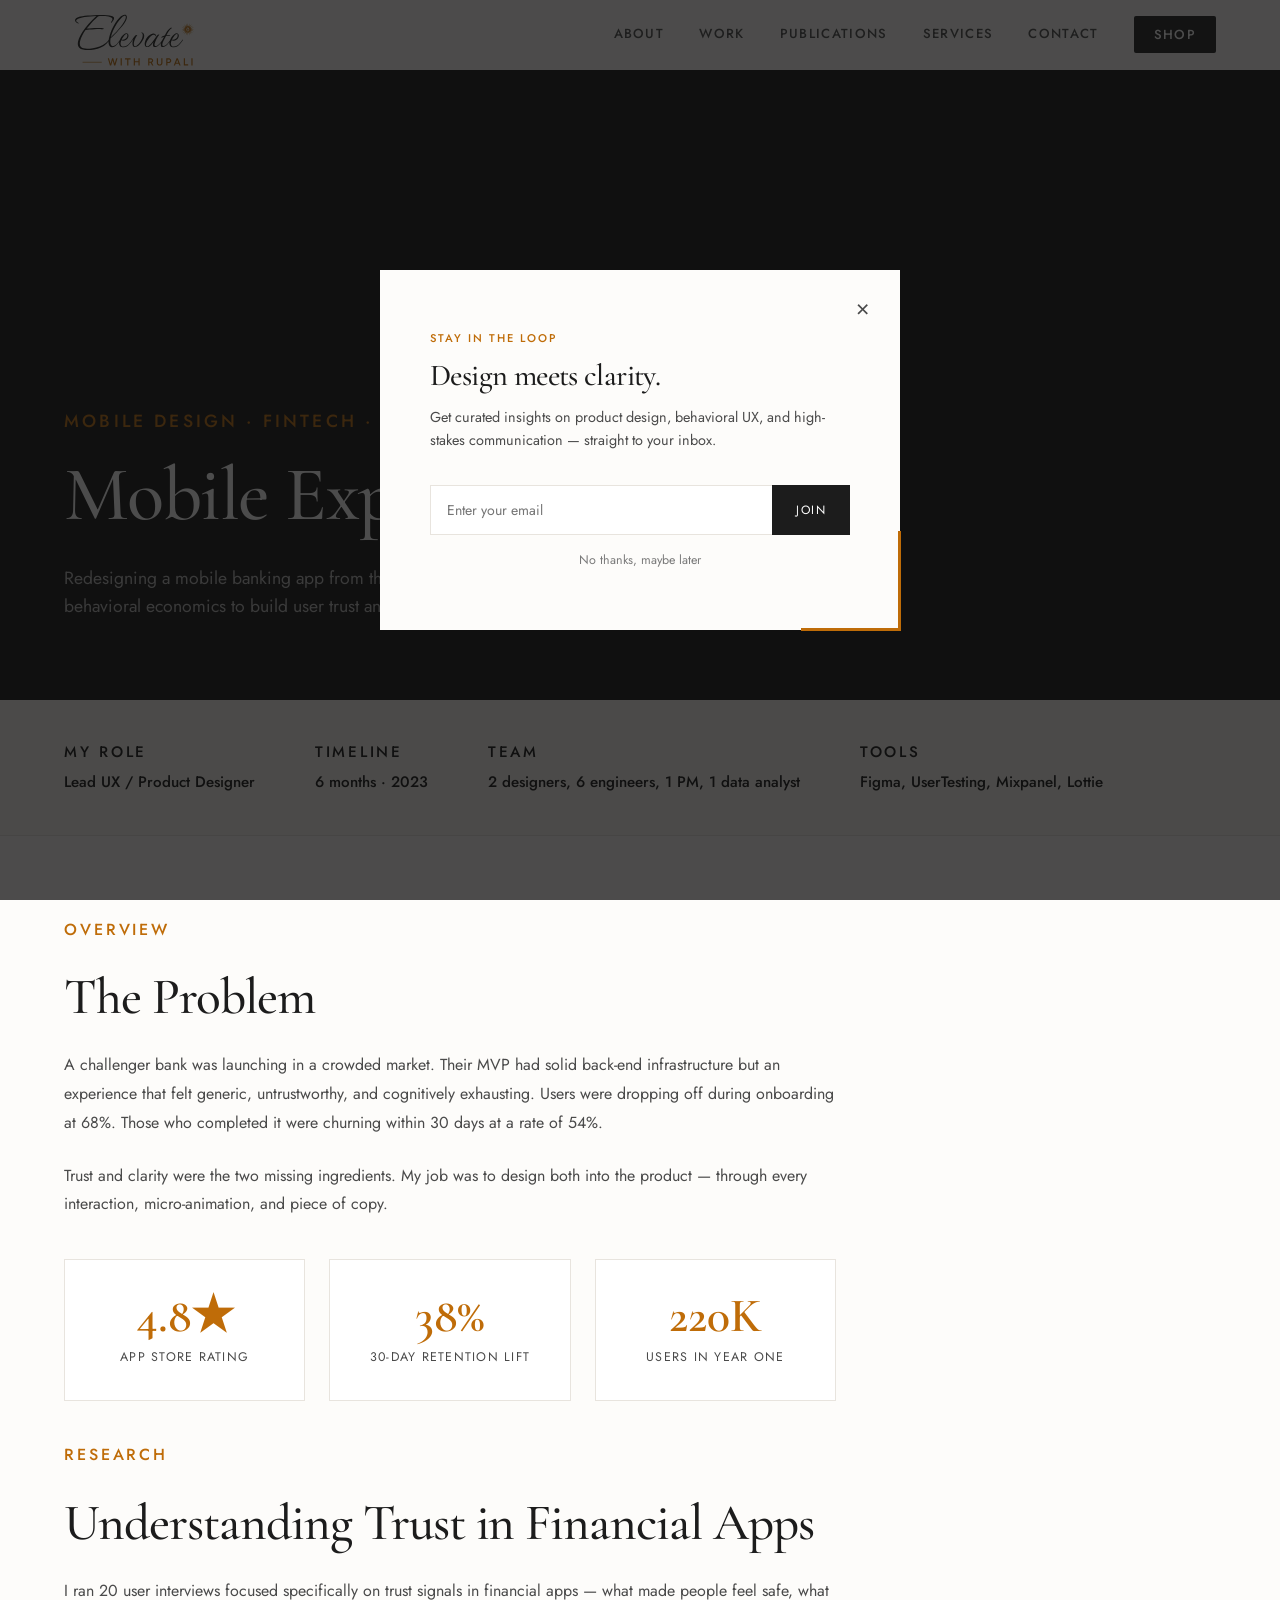
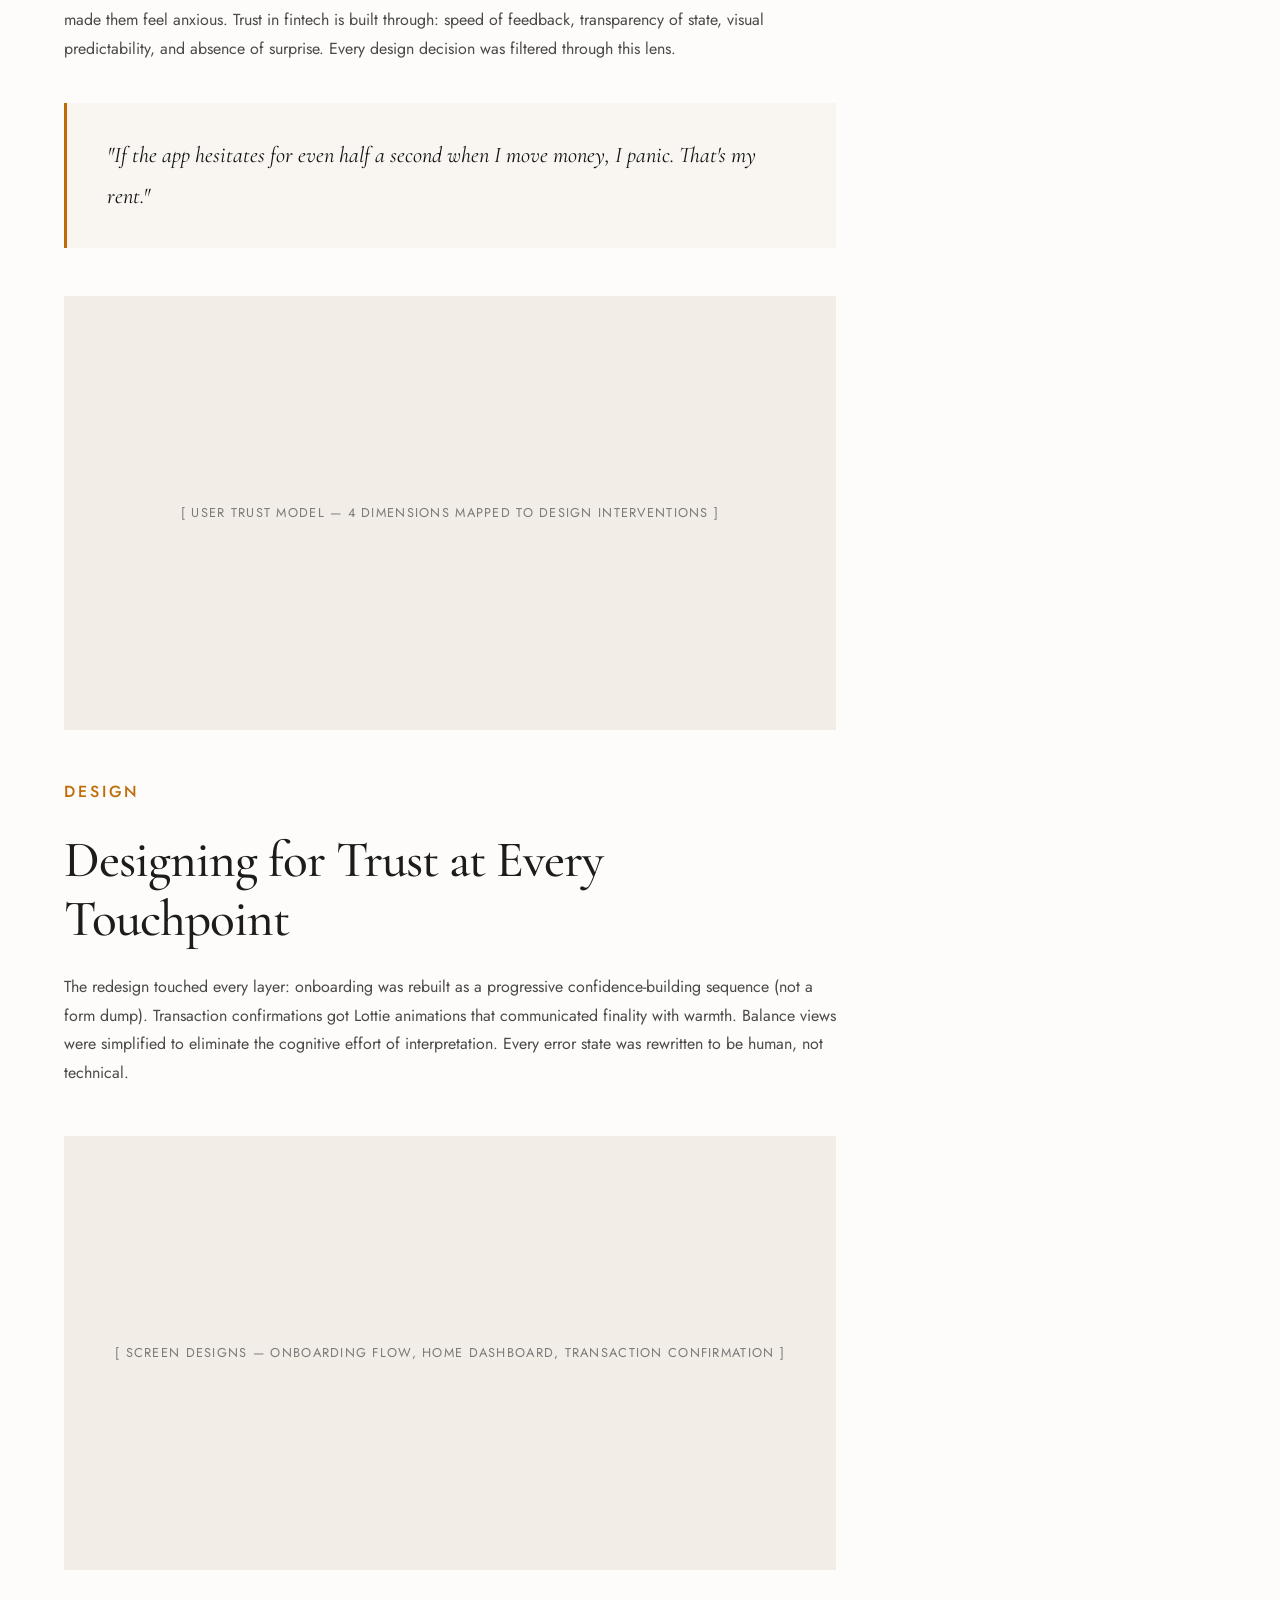
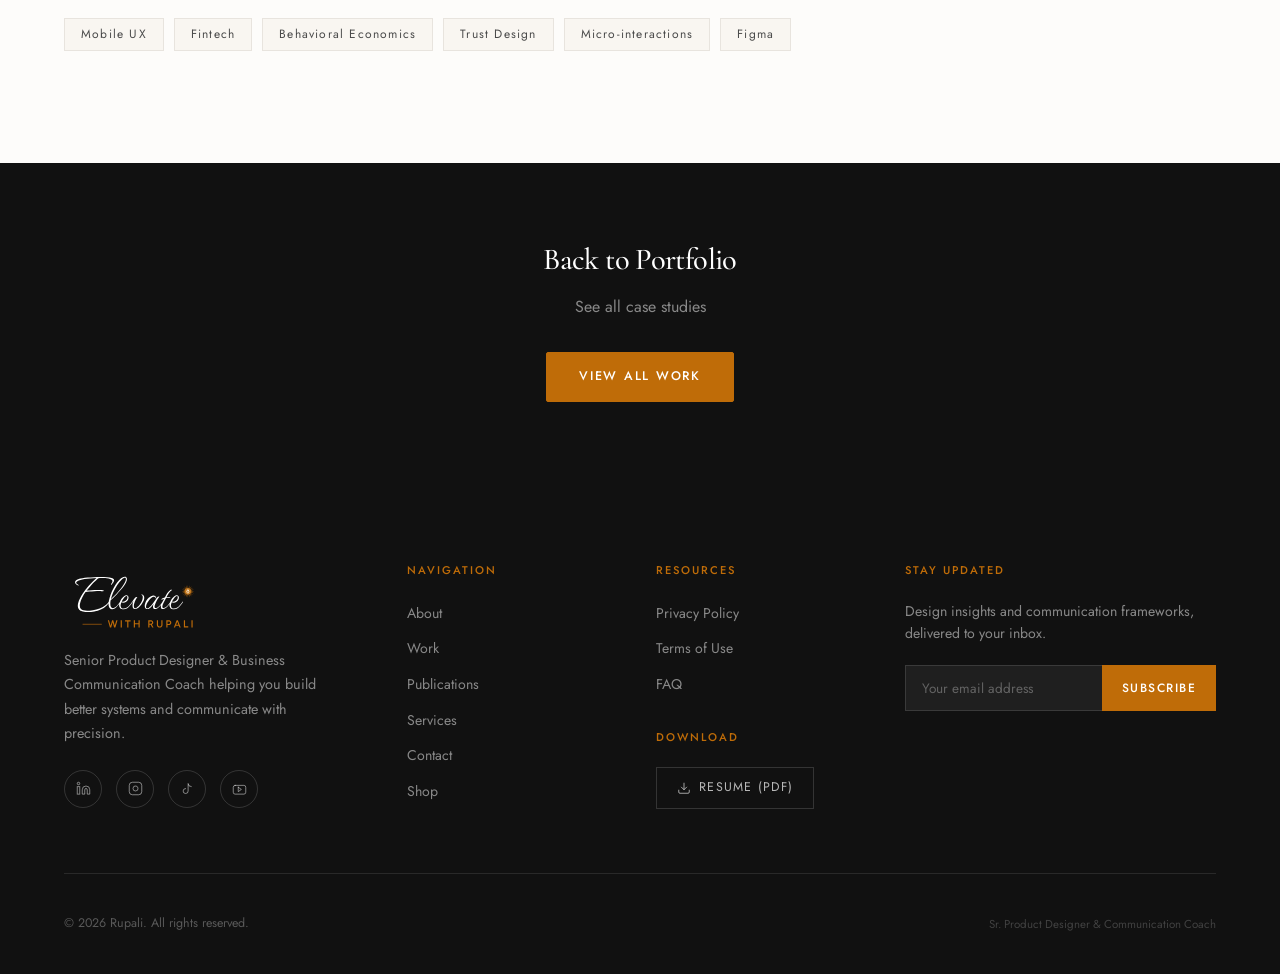
<file: case-study-4.html>
<!DOCTYPE html>
<html lang="en">
<head>
  <meta charset="UTF-8">
  <meta name="viewport" content="width=device-width, initial-scale=1.0">
  <title>Mobile Experience Design — Case Study · Rupali</title>
  <link rel="stylesheet" href="style.css">
  <script src="components.js" defer></script>
  <script src="main.js" defer></script>
  <style>
    body { padding-top: 70px; }
    .cs-img-placeholder {
      width: 100%; aspect-ratio: 16/9;
      background: var(--panel);
      display: flex; align-items: center; justify-content: center;
      font-size: 0.8rem; letter-spacing: 0.1em;
      text-transform: uppercase; color: var(--light-mid);
      margin: 48px 0;
    }
  </style>
</head>
<body>

<div class="cs-page-hero">
  <div class="cs-page-hero-bg" style="background-image:url('https://images.unsplash.com/photo-1512941691920-25bda36dc643?w=1400&h=800&fit=crop&q=80');"></div>
  <div class="cs-page-hero-content">
    <p class="label">Mobile Design · Fintech · 2023</p>
    <h1>Mobile Experience Design</h1>
    <p>Redesigning a mobile banking app from the ground up — applying behavioral economics to build user trust and drive a 38% retention lift.</p>
  </div>
</div>

<div class="cs-meta-strip">
  <div class="cs-meta-item"><p class="label">My Role</p><p>Lead UX / Product Designer</p></div>
  <div class="cs-meta-item"><p class="label">Timeline</p><p>6 months · 2023</p></div>
  <div class="cs-meta-item"><p class="label">Team</p><p>2 designers, 6 engineers, 1 PM, 1 data analyst</p></div>
  <div class="cs-meta-item"><p class="label">Tools</p><p>Figma, UserTesting, Mixpanel, Lottie</p></div>
</div>

<div class="cs-content">

  <div class="reveal">
    <p class="label">Overview</p>
    <h2>The Problem</h2>
    <p>A challenger bank was launching in a crowded market. Their MVP had solid back-end infrastructure but an experience that felt generic, untrustworthy, and cognitively exhausting. Users were dropping off during onboarding at 68%. Those who completed it were churning within 30 days at a rate of 54%.</p>
    <p>Trust and clarity were the two missing ingredients. My job was to design both into the product — through every interaction, micro-animation, and piece of copy.</p>
  </div>

  <div class="cs-outcomes-grid reveal">
    <div class="cs-outcome"><div class="cs-outcome-val">4.8★</div><div class="cs-outcome-label">App Store Rating</div></div>
    <div class="cs-outcome"><div class="cs-outcome-val">38%</div><div class="cs-outcome-label">30-Day Retention Lift</div></div>
    <div class="cs-outcome"><div class="cs-outcome-val">220K</div><div class="cs-outcome-label">Users in Year One</div></div>
  </div>

  <div class="reveal">
    <p class="label">Research</p>
    <h2>Understanding Trust in Financial Apps</h2>
    <p>I ran 20 user interviews focused specifically on trust signals in financial apps — what made people feel safe, what made them feel anxious. Trust in fintech is built through: speed of feedback, transparency of state, visual predictability, and absence of surprise. Every design decision was filtered through this lens.</p>
  </div>

  <div class="cs-callout reveal">
    <p>"If the app hesitates for even half a second when I move money, I panic. That's my rent."</p>
  </div>

  <div class="cs-img-placeholder reveal">[ User trust model — 4 dimensions mapped to design interventions ]</div>

  <div class="reveal">
    <p class="label">Design</p>
    <h2>Designing for Trust at Every Touchpoint</h2>
    <p>The redesign touched every layer: onboarding was rebuilt as a progressive confidence-building sequence (not a form dump). Transaction confirmations got Lottie animations that communicated finality with warmth. Balance views were simplified to eliminate the cognitive effort of interpretation. Every error state was rewritten to be human, not technical.</p>
  </div>

  <div class="cs-img-placeholder reveal">[ Screen designs — onboarding flow, home dashboard, transaction confirmation ]</div>

  <div class="cs-tags reveal">
    <span class="cs-tag-pill">Mobile UX</span>
    <span class="cs-tag-pill">Fintech</span>
    <span class="cs-tag-pill">Behavioral Economics</span>
    <span class="cs-tag-pill">Trust Design</span>
    <span class="cs-tag-pill">Micro-interactions</span>
    <span class="cs-tag-pill">Figma</span>
  </div>

</div>

<div class="cs-next-section">
  <h3>Back to Portfolio</h3>
  <p>See all case studies</p>
  <a href="index.html#work" class="btn btn-accent">View All Work</a>
</div>

</body>
</html>
</file>
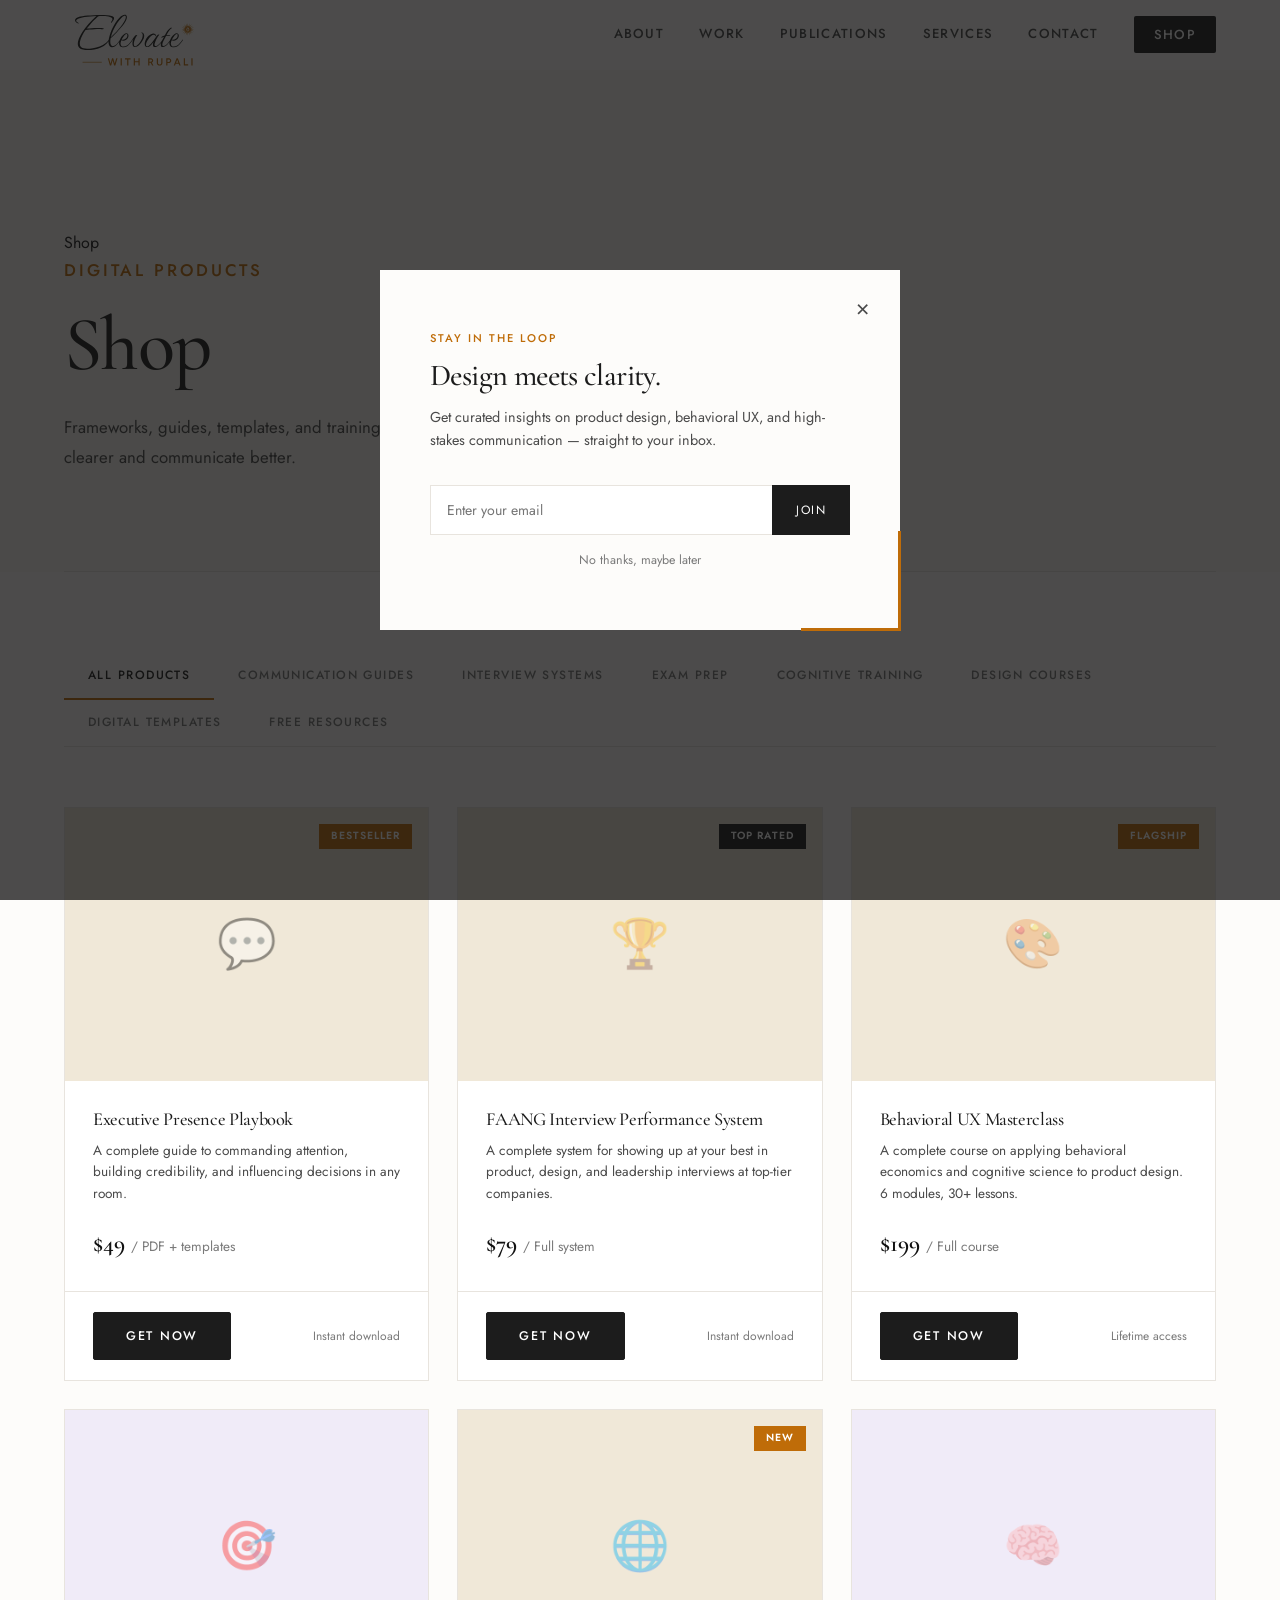
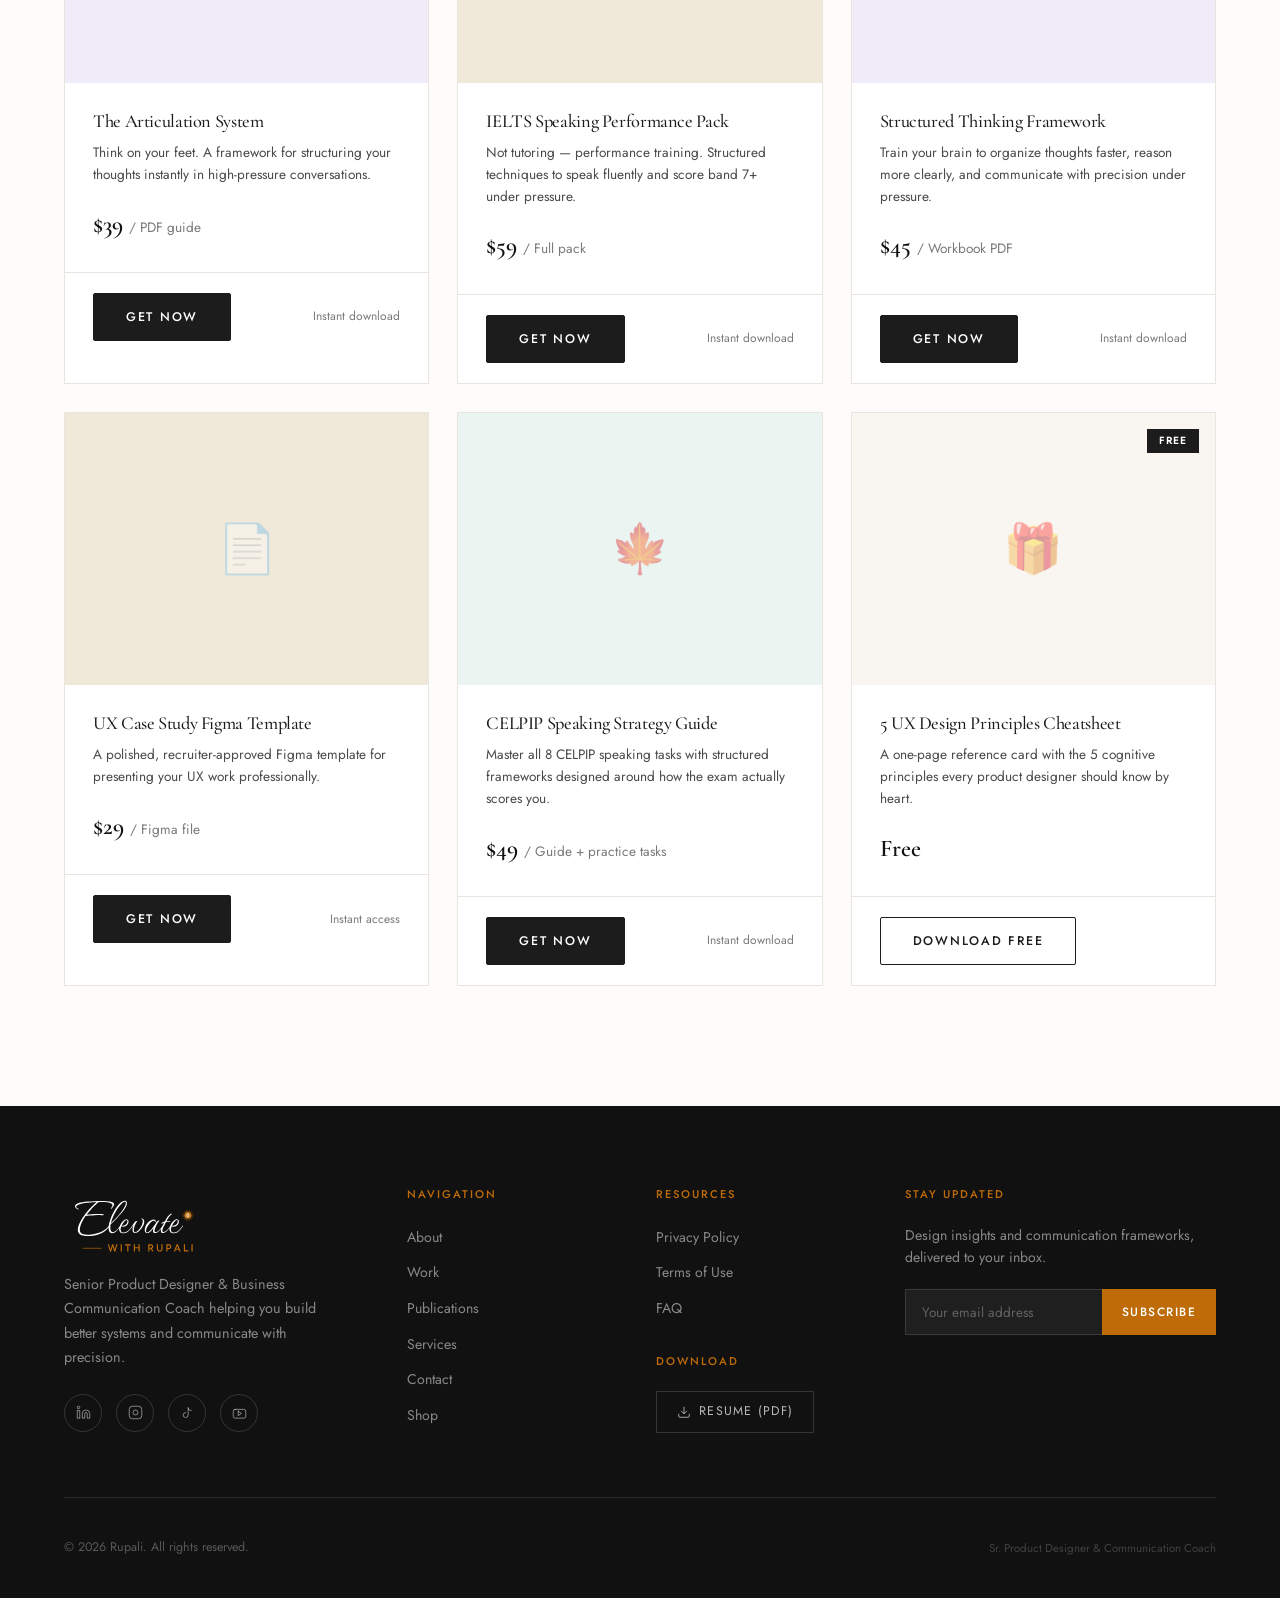
<file: shop.html>
<!DOCTYPE html>
<html lang="en">
<head>
  <meta charset="UTF-8">
  <meta name="viewport" content="width=device-width, initial-scale=1.0">
  <title>Shop — Rupali</title>
  <link rel="stylesheet" href="style.css">
  <script src="components.js" defer></script>
  <script src="main.js" defer></script>
  <style>
    body { padding-top: 70px; }
    .shop-section { padding: 80px 5% 120px; }
  </style>
</head>
<body>

<div class="page-hero">
  <div class="page-hero-deco">Shop</div>
  <p class="label">Digital Products</p>
  <h1>Shop</h1>
  <p>Frameworks, guides, templates, and training systems — designed to help you think clearer and communicate better.</p>
</div>

<div class="shop-section">

  <!-- TABS -->
  <div class="shop-tabs">
    <button class="tab-btn active" data-tab="all">All Products</button>
    <button class="tab-btn" data-tab="communication">Communication Guides</button>
    <button class="tab-btn" data-tab="interview">Interview Systems</button>
    <button class="tab-btn" data-tab="exam">Exam Prep</button>
    <button class="tab-btn" data-tab="cognitive">Cognitive Training</button>
    <button class="tab-btn" data-tab="design">Design Courses</button>
    <button class="tab-btn" data-tab="templates">Digital Templates</button>
    <button class="tab-btn" data-tab="free">Free Resources</button>
  </div>

  <!-- TAB: All Products -->
  <div class="tab-content active" id="tab-all">
    <div class="shop-grid">

      <div class="shop-card reveal">
        <div class="shop-badge">Bestseller</div>
        <div class="shop-card-img" style="background:var(--accent-light);"><div class="shop-card-icon">💬</div></div>
        <div class="shop-card-body">
          <h4>Executive Presence Playbook</h4>
          <p>A complete guide to commanding attention, building credibility, and influencing decisions in any room.</p>
          <div class="shop-price">$49 <span>/ PDF + templates</span></div>
        </div>
        <div class="shop-card-footer">
          <button class="btn btn-primary" data-shop-product="Executive Presence Playbook">Get Now</button>
          <span style="font-size:0.75rem;color:var(--light-mid);">Instant download</span>
        </div>
      </div>

      <div class="shop-card reveal reveal-delay-1">
        <div class="shop-badge" style="background:var(--charcoal);">Top Rated</div>
        <div class="shop-card-img" style="background:var(--accent-light);"><div class="shop-card-icon">🏆</div></div>
        <div class="shop-card-body">
          <h4>FAANG Interview Performance System</h4>
          <p>A complete system for showing up at your best in product, design, and leadership interviews at top-tier companies.</p>
          <div class="shop-price">$79 <span>/ Full system</span></div>
        </div>
        <div class="shop-card-footer">
          <button class="btn btn-primary" data-shop-product="FAANG Interview Performance System">Get Now</button>
          <span style="font-size:0.75rem;color:var(--light-mid);">Instant download</span>
        </div>
      </div>

      <div class="shop-card reveal reveal-delay-2">
        <div class="shop-badge">Flagship</div>
        <div class="shop-card-img" style="background:var(--accent-light);"><div class="shop-card-icon">🎨</div></div>
        <div class="shop-card-body">
          <h4>Behavioral UX Masterclass</h4>
          <p>A complete course on applying behavioral economics and cognitive science to product design. 6 modules, 30+ lessons.</p>
          <div class="shop-price">$199 <span>/ Full course</span></div>
        </div>
        <div class="shop-card-footer">
          <button class="btn btn-primary" data-shop-product="Behavioral UX Masterclass">Get Now</button>
          <span style="font-size:0.75rem;color:var(--light-mid);">Lifetime access</span>
        </div>
      </div>

      <div class="shop-card reveal">
        <div class="shop-card-img" style="background:#F0EBF8;"><div class="shop-card-icon">🎯</div></div>
        <div class="shop-card-body">
          <h4>The Articulation System</h4>
          <p>Think on your feet. A framework for structuring your thoughts instantly in high-pressure conversations.</p>
          <div class="shop-price">$39 <span>/ PDF guide</span></div>
        </div>
        <div class="shop-card-footer">
          <button class="btn btn-primary" data-shop-product="The Articulation System">Get Now</button>
          <span style="font-size:0.75rem;color:var(--light-mid);">Instant download</span>
        </div>
      </div>

      <div class="shop-card reveal reveal-delay-1">
        <div class="shop-badge">New</div>
        <div class="shop-card-img" style="background:var(--accent-light);"><div class="shop-card-icon">🌐</div></div>
        <div class="shop-card-body">
          <h4>IELTS Speaking Performance Pack</h4>
          <p>Not tutoring — performance training. Structured techniques to speak fluently and score band 7+ under pressure.</p>
          <div class="shop-price">$59 <span>/ Full pack</span></div>
        </div>
        <div class="shop-card-footer">
          <button class="btn btn-primary" data-shop-product="IELTS Speaking Performance Pack">Get Now</button>
          <span style="font-size:0.75rem;color:var(--light-mid);">Instant download</span>
        </div>
      </div>

      <div class="shop-card reveal reveal-delay-2">
        <div class="shop-card-img" style="background:#F0EBF8;"><div class="shop-card-icon">🧠</div></div>
        <div class="shop-card-body">
          <h4>Structured Thinking Framework</h4>
          <p>Train your brain to organize thoughts faster, reason more clearly, and communicate with precision under pressure.</p>
          <div class="shop-price">$45 <span>/ Workbook PDF</span></div>
        </div>
        <div class="shop-card-footer">
          <button class="btn btn-primary" data-shop-product="Structured Thinking Framework">Get Now</button>
          <span style="font-size:0.75rem;color:var(--light-mid);">Instant download</span>
        </div>
      </div>

      <div class="shop-card reveal">
        <div class="shop-card-img" style="background:var(--accent-light);"><div class="shop-card-icon">📄</div></div>
        <div class="shop-card-body">
          <h4>UX Case Study Figma Template</h4>
          <p>A polished, recruiter-approved Figma template for presenting your UX work professionally.</p>
          <div class="shop-price">$29 <span>/ Figma file</span></div>
        </div>
        <div class="shop-card-footer">
          <button class="btn btn-primary" data-shop-product="UX Case Study Figma Template">Get Now</button>
          <span style="font-size:0.75rem;color:var(--light-mid);">Instant access</span>
        </div>
      </div>

      <div class="shop-card reveal reveal-delay-1">
        <div class="shop-card-img" style="background:#EAF4F0;"><div class="shop-card-icon">🍁</div></div>
        <div class="shop-card-body">
          <h4>CELPIP Speaking Strategy Guide</h4>
          <p>Master all 8 CELPIP speaking tasks with structured frameworks designed around how the exam actually scores you.</p>
          <div class="shop-price">$49 <span>/ Guide + practice tasks</span></div>
        </div>
        <div class="shop-card-footer">
          <button class="btn btn-primary" data-shop-product="CELPIP Speaking Strategy Guide">Get Now</button>
          <span style="font-size:0.75rem;color:var(--light-mid);">Instant download</span>
        </div>
      </div>

      <div class="shop-card reveal reveal-delay-2">
        <div class="shop-badge" style="background:var(--charcoal);">Free</div>
        <div class="shop-card-img" style="background:var(--cream);"><div class="shop-card-icon">🎁</div></div>
        <div class="shop-card-body">
          <h4>5 UX Design Principles Cheatsheet</h4>
          <p>A one-page reference card with the 5 cognitive principles every product designer should know by heart.</p>
          <div class="shop-price">Free</div>
        </div>
        <div class="shop-card-footer">
          <button class="btn btn-outline" data-shop-product="5 UX Design Principles Cheatsheet">Download Free</button>
        </div>
      </div>

    </div>
  </div>

  <!-- TAB: Communication Guides -->
  <div class="tab-content" id="tab-communication">
    <div class="shop-grid">

      <div class="shop-card reveal">
        <div class="shop-badge">Bestseller</div>
        <div class="shop-card-img" style="background:var(--accent-light);">
          <div class="shop-card-icon">💬</div>
        </div>
        <div class="shop-card-body">
          <h4>Executive Presence Playbook</h4>
          <p>A complete guide to commanding attention, building credibility, and influencing decisions in any room.</p>
          <div class="shop-price">$49 <span>/ PDF + templates</span></div>
        </div>
        <div class="shop-card-footer">
          <button class="btn btn-primary" data-shop-product="Executive Presence Playbook">Get Now</button>
          <span style="font-size:0.75rem;color:var(--light-mid);">Instant download</span>
        </div>
      </div>

      <div class="shop-card reveal reveal-delay-1">
        <div class="shop-card-img" style="background:#F0EBF8;">
          <div class="shop-card-icon">🎯</div>
        </div>
        <div class="shop-card-body">
          <h4>The Articulation System</h4>
          <p>Think on your feet. A framework for structuring your thoughts instantly in high-pressure conversations.</p>
          <div class="shop-price">$39 <span>/ PDF guide</span></div>
        </div>
        <div class="shop-card-footer">
          <button class="btn btn-primary" data-shop-product="The Articulation System">Get Now</button>
          <span style="font-size:0.75rem;color:var(--light-mid);">Instant download</span>
        </div>
      </div>

      <div class="shop-card reveal reveal-delay-2">
        <div class="shop-card-img" style="background:#EAF4F0;">
          <div class="shop-card-icon">📋</div>
        </div>
        <div class="shop-card-body">
          <h4>Meeting Mastery Guide</h4>
          <p>Run better meetings. Speak with authority. Leave every conversation with outcomes.</p>
          <div class="shop-price">$29 <span>/ PDF guide</span></div>
        </div>
        <div class="shop-card-footer">
          <button class="btn btn-primary" data-shop-product="Meeting Mastery Guide">Get Now</button>
          <span style="font-size:0.75rem;color:var(--light-mid);">Instant download</span>
        </div>
      </div>

    </div>
  </div>

  <!-- TAB: Interview Systems -->
  <div class="tab-content" id="tab-interview">
    <div class="shop-grid">

      <div class="shop-card reveal">
        <div class="shop-badge">Top Rated</div>
        <div class="shop-card-img" style="background:var(--accent-light);">
          <div class="shop-card-icon">🏆</div>
        </div>
        <div class="shop-card-body">
          <h4>FAANG Interview Performance System</h4>
          <p>A complete system for showing up at your best in product, design, and leadership interviews at top-tier companies.</p>
          <div class="shop-price">$79 <span>/ Full system</span></div>
        </div>
        <div class="shop-card-footer">
          <button class="btn btn-primary" data-shop-product="FAANG Interview Performance System">Get Now</button>
          <span style="font-size:0.75rem;color:var(--light-mid);">Instant download</span>
        </div>
      </div>

      <div class="shop-card reveal reveal-delay-1">
        <div class="shop-card-img" style="background:#EEF2F8;">
          <div class="shop-card-icon">💼</div>
        </div>
        <div class="shop-card-body">
          <h4>Behavioral Interview Answer Bank</h4>
          <p>50 structured answers to the most common behavioral questions. Adapt, own, and deliver.</p>
          <div class="shop-price">$49 <span>/ Answer bank</span></div>
        </div>
        <div class="shop-card-footer">
          <button class="btn btn-primary" data-shop-product="Behavioral Interview Answer Bank">Get Now</button>
          <span style="font-size:0.75rem;color:var(--light-mid);">Instant download</span>
        </div>
      </div>

      <div class="shop-card reveal reveal-delay-2">
        <div class="shop-card-img" style="background:#F8EEF2;">
          <div class="shop-card-icon">✍️</div>
        </div>
        <div class="shop-card-body">
          <h4>UX Portfolio Review Checklist</h4>
          <p>The exact criteria senior design hiring managers use — and how to make sure your portfolio nails every one.</p>
          <div class="shop-price">$19 <span>/ Checklist PDF</span></div>
        </div>
        <div class="shop-card-footer">
          <button class="btn btn-primary" data-shop-product="UX Portfolio Review Checklist">Get Now</button>
          <span style="font-size:0.75rem;color:var(--light-mid);">Instant download</span>
        </div>
      </div>

    </div>
  </div>

  <!-- TAB: Exam Prep -->
  <div class="tab-content" id="tab-exam">
    <div class="shop-grid">

      <div class="shop-card reveal">
        <div class="shop-badge">New</div>
        <div class="shop-card-img" style="background:var(--accent-light);">
          <div class="shop-card-icon">🌐</div>
        </div>
        <div class="shop-card-body">
          <h4>IELTS Speaking Performance Pack</h4>
          <p>Not tutoring — performance training. Structured techniques to speak fluently and score band 7+ under pressure.</p>
          <div class="shop-price">$59 <span>/ Full pack</span></div>
        </div>
        <div class="shop-card-footer">
          <button class="btn btn-primary" data-shop-product="IELTS Speaking Performance Pack">Get Now</button>
          <span style="font-size:0.75rem;color:var(--light-mid);">Instant download</span>
        </div>
      </div>

      <div class="shop-card reveal reveal-delay-1">
        <div class="shop-card-img" style="background:#EAF4F0;">
          <div class="shop-card-icon">🍁</div>
        </div>
        <div class="shop-card-body">
          <h4>CELPIP Speaking Strategy Guide</h4>
          <p>Master all 8 CELPIP speaking tasks with structured frameworks — designed around how the exam actually scores you.</p>
          <div class="shop-price">$49 <span>/ Guide + practice tasks</span></div>
        </div>
        <div class="shop-card-footer">
          <button class="btn btn-primary" data-shop-product="CELPIP Speaking Strategy Guide">Get Now</button>
          <span style="font-size:0.75rem;color:var(--light-mid);">Instant download</span>
        </div>
      </div>

    </div>
  </div>

  <!-- TAB: Cognitive Training -->
  <div class="tab-content" id="tab-cognitive">
    <div class="shop-grid">

      <div class="shop-card reveal">
        <div class="shop-card-img" style="background:#F0EBF8;">
          <div class="shop-card-icon">🧠</div>
        </div>
        <div class="shop-card-body">
          <h4>Structured Thinking Framework</h4>
          <p>Train your brain to organize thoughts faster, reason more clearly, and communicate with precision under pressure.</p>
          <div class="shop-price">$45 <span>/ Workbook PDF</span></div>
        </div>
        <div class="shop-card-footer">
          <button class="btn btn-primary" data-shop-product="Structured Thinking Framework">Get Now</button>
          <span style="font-size:0.75rem;color:var(--light-mid);">Instant download</span>
        </div>
      </div>

      <div class="shop-card reveal reveal-delay-1">
        <div class="shop-card-img" style="background:#EEF2F8;">
          <div class="shop-card-icon">⚡</div>
        </div>
        <div class="shop-card-body">
          <h4>Decision-Making Under Pressure</h4>
          <p>Cognitive tools for making better decisions faster — built for high-stakes professional environments.</p>
          <div class="shop-price">$35 <span>/ PDF guide</span></div>
        </div>
        <div class="shop-card-footer">
          <button class="btn btn-primary" data-shop-product="Decision-Making Under Pressure">Get Now</button>
          <span style="font-size:0.75rem;color:var(--light-mid);">Instant download</span>
        </div>
      </div>

    </div>
  </div>

  <!-- TAB: Design Courses -->
  <div class="tab-content" id="tab-design">
    <div class="shop-grid">

      <div class="shop-card reveal">
        <div class="shop-badge">Flagship</div>
        <div class="shop-card-img" style="background:var(--accent-light);">
          <div class="shop-card-icon">🎨</div>
        </div>
        <div class="shop-card-body">
          <h4>Behavioral UX Masterclass</h4>
          <p>A complete course on applying behavioral economics and cognitive science to product design. 6 modules, 30+ lessons.</p>
          <div class="shop-price">$199 <span>/ Full course</span></div>
        </div>
        <div class="shop-card-footer">
          <button class="btn btn-primary" data-shop-product="Behavioral UX Masterclass">Get Now</button>
          <span style="font-size:0.75rem;color:var(--light-mid);">Lifetime access</span>
        </div>
      </div>

      <div class="shop-card reveal reveal-delay-1">
        <div class="shop-card-img" style="background:#EAF4F0;">
          <div class="shop-card-icon">🔧</div>
        </div>
        <div class="shop-card-body">
          <h4>Workflow Design for AI Systems</h4>
          <p>Practical course on designing intuitive workflows for AI-powered products. Learn to reduce complexity without losing power.</p>
          <div class="shop-price">$149 <span>/ Full course</span></div>
        </div>
        <div class="shop-card-footer">
          <button class="btn btn-primary" data-shop-product="Workflow Design for AI Systems">Get Now</button>
          <span style="font-size:0.75rem;color:var(--light-mid);">Lifetime access</span>
        </div>
      </div>

      <div class="shop-card reveal reveal-delay-2">
        <div class="shop-card-img" style="background:#F8EEF2;">
          <div class="shop-card-icon">📱</div>
        </div>
        <div class="shop-card-body">
          <h4>UX Case Study Accelerator</h4>
          <p>How to write case studies that get you hired at top companies — with real frameworks and annotated examples.</p>
          <div class="shop-price">$89 <span>/ Course + templates</span></div>
        </div>
        <div class="shop-card-footer">
          <button class="btn btn-primary" data-shop-product="UX Case Study Accelerator">Get Now</button>
          <span style="font-size:0.75rem;color:var(--light-mid);">Lifetime access</span>
        </div>
      </div>

    </div>
  </div>

  <!-- TAB: Digital Templates -->
  <div class="tab-content" id="tab-templates">
    <div class="shop-grid">

      <div class="shop-card reveal">
        <div class="shop-card-img" style="background:var(--accent-light);">
          <div class="shop-card-icon">📄</div>
        </div>
        <div class="shop-card-body">
          <h4>UX Case Study Figma Template</h4>
          <p>A polished, recruiter-approved Figma template for presenting your UX work professionally.</p>
          <div class="shop-price">$29 <span>/ Figma file</span></div>
        </div>
        <div class="shop-card-footer">
          <button class="btn btn-primary" data-shop-product="UX Case Study Figma Template">Get Now</button>
          <span style="font-size:0.75rem;color:var(--light-mid);">Instant access</span>
        </div>
      </div>

      <div class="shop-card reveal reveal-delay-1">
        <div class="shop-card-img" style="background:#EEF2F8;">
          <div class="shop-card-icon">🗂️</div>
        </div>
        <div class="shop-card-body">
          <h4>Notion Portfolio OS</h4>
          <p>A complete Notion workspace for tracking projects, documenting research, and building your professional brand.</p>
          <div class="shop-price">$25 <span>/ Notion template</span></div>
        </div>
        <div class="shop-card-footer">
          <button class="btn btn-primary" data-shop-product="Notion Portfolio OS">Get Now</button>
          <span style="font-size:0.75rem;color:var(--light-mid);">Instant access</span>
        </div>
      </div>

      <div class="shop-card reveal reveal-delay-2">
        <div class="shop-card-img" style="background:#EAF4F0;">
          <div class="shop-card-icon">📊</div>
        </div>
        <div class="shop-card-body">
          <h4>Stakeholder Presentation Kit</h4>
          <p>10 ready-to-use slide templates for presenting design work to executive stakeholders — clear, compelling, professional.</p>
          <div class="shop-price">$35 <span>/ Figma + PDF</span></div>
        </div>
        <div class="shop-card-footer">
          <button class="btn btn-primary" data-shop-product="Stakeholder Presentation Kit">Get Now</button>
          <span style="font-size:0.75rem;color:var(--light-mid);">Instant access</span>
        </div>
      </div>

    </div>
  </div>

  <!-- TAB: Free Resources -->
  <div class="tab-content" id="tab-free">
    <div class="shop-grid">

      <div class="shop-card reveal">
        <div class="shop-badge" style="background:var(--charcoal);">Free</div>
        <div class="shop-card-img" style="background:var(--cream);">
          <div class="shop-card-icon">🎁</div>
        </div>
        <div class="shop-card-body">
          <h4>5 UX Design Principles Cheatsheet</h4>
          <p>A one-page reference card with the 5 cognitive principles every product designer should know by heart.</p>
          <div class="shop-price">Free</div>
        </div>
        <div class="shop-card-footer">
          <button class="btn btn-outline" data-shop-product="5 UX Design Principles Cheatsheet">Download Free</button>
        </div>
      </div>

      <div class="shop-card reveal reveal-delay-1">
        <div class="shop-badge" style="background:var(--charcoal);">Free</div>
        <div class="shop-card-img" style="background:var(--cream);">
          <div class="shop-card-icon">📝</div>
        </div>
        <div class="shop-card-body">
          <h4>STAR Method Worksheet</h4>
          <p>A fillable PDF for structuring your behavioral interview answers using the STAR method — clearly and confidently.</p>
          <div class="shop-price">Free</div>
        </div>
        <div class="shop-card-footer">
          <button class="btn btn-outline" data-shop-product="STAR Method Worksheet">Download Free</button>
        </div>
      </div>

      <div class="shop-card reveal reveal-delay-2">
        <div class="shop-badge" style="background:var(--charcoal);">Free</div>
        <div class="shop-card-img" style="background:var(--cream);">
          <div class="shop-card-icon">🔍</div>
        </div>
        <div class="shop-card-body">
          <h4>UX Audit Template</h4>
          <p>A starter template for conducting a heuristic UX audit on any digital product. 10 dimensions, clear scoring rubric.</p>
          <div class="shop-price">Free</div>
        </div>
        <div class="shop-card-footer">
          <button class="btn btn-outline" data-shop-product="UX Audit Template">Download Free</button>
        </div>
      </div>

    </div>
  </div>

</div>

</body>
</html>
</file>
<file: style.css>
/* ===== CSS VARIABLES ===== */
:root {
  --cream: #F9F6F1;
  --warm-white: #FDFCFA;
  --charcoal: #1C1C1C;
  --dark: #111111;
  --mid: #4A4A4A;
  --light-mid: #7A7A7A;
  --border: #E8E4DE;
  --accent: #BF6C08;
  --accent-dark: #A8894E;
  --accent-light: #F0E8D8;
  --panel: #F2EDE6;
  --white: #FFFFFF;
  --red-soft: #C4614B;

  --font-display: 'Cormorant Garamond', Georgia, serif;
  --font-body: 'Jost', 'Helvetica Neue', sans-serif;
  --font-mono: 'DM Mono', monospace;

  --ease: cubic-bezier(0.4, 0, 0.2, 1);
  --ease-out: cubic-bezier(0, 0, 0.2, 1);
  --transition: 0.35s var(--ease);
  --transition-slow: 0.6s var(--ease);
}

/* ===== RESET ===== */
*, *::before, *::after { box-sizing: border-box; margin: 0; padding: 0; }
html { scroll-behavior: smooth; font-size: 16px; }
body {
  font-family: var(--font-body);
  background: var(--warm-white);
  color: var(--charcoal);
  line-height: 1.6;
  overflow-x: hidden;
}
img { max-width: 100%; display: block; }
a { text-decoration: none; color: inherit; }
ul { list-style: none; }
button { cursor: pointer; border: none; background: none; font-family: inherit; }

/* ===== TYPOGRAPHY ===== */
h1, h2, h3, h4 { font-family: var(--font-display); font-weight: 500; line-height: 1.15; letter-spacing: -0.02em; }
h1 { font-size: clamp(2.8rem, 6vw, 5.5rem); }
h2 { font-size: clamp(2rem, 4vw, 3.5rem); }
h3 { font-size: clamp(1.3rem, 2.5vw, 1.9rem); }
h4 { font-size: 1.15rem; }
p { font-size: 1rem; color: var(--mid); }
.label {
  font-family: var(--font-body);
  font-size: 0.7rem;
  letter-spacing: 0.18em;
  text-transform: uppercase;
  color: var(--accent);
  font-weight: 500;
}

/* ===== SCROLLBAR ===== */
::-webkit-scrollbar { width: 5px; height: 5px; }
::-webkit-scrollbar-track { background: var(--cream); }
::-webkit-scrollbar-thumb { background: var(--accent); border-radius: 3px; }

/* ===== SELECTION ===== */
::selection { background: var(--accent-light); color: var(--dark); }

/* ===== HEADER ===== */
header {
  position: fixed;
  top: 0; left: 0; right: 0;
  z-index: 1000;
  background: rgba(253, 252, 250, 0.92);
  backdrop-filter: blur(16px);
  -webkit-backdrop-filter: blur(16px);
  border-bottom: 1px solid transparent;
  transition: border-color var(--transition), box-shadow var(--transition);
  padding: 0 5%;
  height: 70px;
  display: flex;
  align-items: center;
  justify-content: space-between;
}
header.scrolled {
  border-color: var(--border);
  box-shadow: 0 4px 40px rgba(0,0,0,0.05);
}
.logo img {
  height: 70px;
  width: auto;
  display: block;
}
.logo {
  display: flex;
  align-items: center;
}
nav { display: flex; gap: 2.2rem; align-items: center; }
nav a {
  font-size: 0.82rem;
  letter-spacing: 0.1em;
  text-transform: uppercase;
  font-weight: 500;
  color: var(--mid);
  position: relative;
  transition: color var(--transition);
  padding-bottom: 2px;
}
nav a::after {
  content: '';
  position: absolute;
  bottom: -2px; left: 0; right: 100%;
  height: 1px;
  background: var(--accent);
  transition: right var(--transition);
}
nav a:hover { color: var(--dark); }
nav a:hover::after { right: 0; }
nav a.btn-nav {
  background: var(--charcoal);
  color: var(--white);
  padding: 8px 20px;
  border-radius: 2px;
  letter-spacing: 0.1em;
}
nav a.btn-nav::after { display: none; }
nav a.btn-nav:hover { background: var(--accent); }
.hamburger { display: none; flex-direction: column; gap: 5px; padding: 5px; }
.hamburger span { display: block; width: 24px; height: 1.5px; background: var(--charcoal); transition: var(--transition); }

/* ===== BUTTONS ===== */
.btn {
  display: inline-flex;
  align-items: center;
  gap: 8px;
  padding: 14px 32px;
  font-size: 0.78rem;
  letter-spacing: 0.14em;
  text-transform: uppercase;
  font-weight: 500;
  border: 1.5px solid;
  border-radius: 2px;
  transition: all var(--transition);
  font-family: var(--font-body);
  cursor: pointer;
}
.btn-primary {
  background: var(--charcoal);
  color: var(--white);
  border-color: var(--charcoal);
}
.btn-primary:hover {
  background: var(--accent);
  border-color: var(--accent);
  transform: translateY(-2px);
  box-shadow: 0 8px 30px rgba(200, 169, 110, 0.3);
}
.btn-outline {
  background: transparent;
  color: var(--charcoal);
  border-color: var(--charcoal);
}
.btn-outline:hover {
  background: var(--charcoal);
  color: var(--white);
  transform: translateY(-2px);
}
.btn-accent {
  background: var(--accent);
  color: var(--white);
  border-color: var(--accent);
}
.btn-accent:hover {
  background: var(--accent-dark);
  border-color: var(--accent-dark);
  transform: translateY(-2px);
  box-shadow: 0 8px 30px rgba(200, 169, 110, 0.35);
}
.btn-ghost {
  background: transparent;
  color: var(--accent);
  border-color: var(--accent);
}
.btn-ghost:hover {
  background: var(--accent);
  color: var(--white);
}
.btn svg { width: 14px; height: 14px; stroke-width: 1.5; }

/* ===== FOOTER ===== */
footer {
  background: var(--dark);
  color: rgba(255,255,255,0.7);
  padding: 80px 5% 40px;
}
.footer-grid {
  display: grid;
  grid-template-columns: 1.5fr 1fr 1fr 1.4fr;
  gap: 60px;
  padding-bottom: 60px;
  border-bottom: 1px solid rgba(255,255,255,0.1);
  margin-bottom: 40px;
}
.footer-brand .logo { color: var(--white); margin-bottom: 16px; display: block; }
.footer-brand p { font-size: 0.9rem; color: rgba(255,255,255,0.5); line-height: 1.7; margin-bottom: 24px; }
.footer-social { display: flex; gap: 14px; }
.footer-social a {
  width: 38px; height: 38px;
  border: 1px solid rgba(255,255,255,0.15);
  border-radius: 50%;
  display: flex; align-items: center; justify-content: center;
  color: rgba(255,255,255,0.5);
  transition: all var(--transition);
}
.footer-social a:hover {
  border-color: var(--accent);
  color: var(--accent);
  transform: translateY(-2px);
}
.footer-col h5 {
  font-family: var(--font-body);
  font-size: 0.7rem;
  letter-spacing: 0.18em;
  text-transform: uppercase;
  color: var(--accent);
  margin-bottom: 20px;
  font-weight: 500;
}
.footer-col ul li { margin-bottom: 10px; }
.footer-col ul li a {
  font-size: 0.88rem;
  color: rgba(255,255,255,0.5);
  transition: color var(--transition);
}
.footer-col ul li a:hover { color: var(--white); }
.footer-newsletter label {
  display: block;
  font-size: 0.7rem;
  letter-spacing: 0.18em;
  text-transform: uppercase;
  color: var(--accent);
  margin-bottom: 20px;
  font-weight: 500;
}
.footer-newsletter p {
  font-size: 0.88rem;
  color: rgba(255,255,255,0.5);
  margin-bottom: 20px;
}
.newsletter-form { display: flex; gap: 0; }
.newsletter-form input {
  flex: 1;
  padding: 12px 16px;
  background: rgba(255,255,255,0.06);
  border: 1px solid rgba(255,255,255,0.12);
  border-right: none;
  color: var(--white);
  font-family: var(--font-body);
  font-size: 0.85rem;
  outline: none;
  transition: border-color var(--transition);
}
.newsletter-form input::placeholder { color: rgba(255,255,255,0.3); }
.newsletter-form input:focus { border-color: var(--accent); }
.newsletter-form button {
  padding: 12px 20px;
  background: var(--accent);
  color: var(--white);
  font-family: var(--font-body);
  font-size: 0.75rem;
  letter-spacing: 0.12em;
  text-transform: uppercase;
  font-weight: 500;
  transition: background var(--transition);
}
.newsletter-form button:hover { background: var(--accent-dark); }
.footer-resume {
  margin-top: 20px;
}
.footer-resume a {
  display: inline-flex;
  align-items: center;
  gap: 8px;
  padding: 10px 20px;
  border: 1px solid rgba(255,255,255,0.15);
  color: rgba(255,255,255,0.7);
  font-size: 0.78rem;
  letter-spacing: 0.1em;
  text-transform: uppercase;
  transition: all var(--transition);
}
.footer-resume a:hover {
  border-color: var(--accent);
  color: var(--accent);
}
.footer-bottom {
  display: flex;
  justify-content: space-between;
  align-items: center;
  flex-wrap: wrap;
  gap: 16px;
}
.footer-bottom p { font-size: 0.78rem; color: rgba(255,255,255,0.3); }

/* ===== POPUP ===== */
.popup-overlay {
  position: fixed;
  inset: 0;
  background: rgba(17,17,17,0.75);
  z-index: 9999;
  display: flex;
  align-items: center;
  justify-content: center;
  padding: 24px;
  opacity: 0;
  animation: fadeIn 0.5s 1.2s var(--ease-out) forwards;
}
@keyframes fadeIn { to { opacity: 1; } }
.popup {
  background: var(--warm-white);
  max-width: 520px;
  width: 100%;
  padding: 60px 50px;
  position: relative;
  transform: translateY(20px);
  animation: slideUp 0.5s 1.2s var(--ease-out) forwards;
}
@keyframes slideUp { to { transform: translateY(0); } }
.popup-close {
  position: absolute;
  top: 20px; right: 20px;
  width: 36px; height: 36px;
  display: flex; align-items: center; justify-content: center;
  color: var(--mid);
  transition: color var(--transition);
  font-size: 1.4rem;
  line-height: 1;
}
.popup-close:hover { color: var(--dark); }
.popup .label { margin-bottom: 12px; }
.popup h3 { margin-bottom: 12px; }
.popup p { margin-bottom: 32px; font-size: 0.9rem; }
.popup-form { display: flex; gap: 0; }
.popup-form input {
  flex: 1;
  padding: 14px 16px;
  border: 1.5px solid var(--border);
  border-right: none;
  font-family: var(--font-body);
  font-size: 0.88rem;
  outline: none;
  background: var(--white);
  transition: border-color var(--transition);
}
.popup-form input:focus { border-color: var(--accent); }
.popup-form button {
  padding: 14px 24px;
  background: var(--charcoal);
  color: var(--white);
  font-family: var(--font-body);
  font-size: 0.75rem;
  letter-spacing: 0.12em;
  text-transform: uppercase;
  transition: background var(--transition);
}
.popup-form button:hover { background: var(--accent); }
.popup-skip {
  display: block;
  text-align: center;
  margin-top: 16px;
  font-size: 0.78rem;
  color: var(--light-mid);
  cursor: pointer;
  transition: color var(--transition);
}
.popup-skip:hover { color: var(--charcoal); }
.popup-deco {
  position: absolute;
  bottom: -1px; right: -1px;
  width: 100px; height: 100px;
  border-bottom: 3px solid var(--accent);
  border-right: 3px solid var(--accent);
  pointer-events: none;
}

/* ===== HERO ===== */
.hero {
  min-height: 100vh;
  display: flex;
  align-items: center;
  padding: 100px 5% 80px;
  position: relative;
  overflow: hidden;
}
.hero::before {
  content: '';
  position: absolute;
  top: 0; right: 0;
  width: 50%;
  height: 100%;
  background: var(--cream);
  z-index: 0;
}
.hero-inner {
  display: grid;
  grid-template-columns: 1fr 1.1fr;
  gap: 80px;
  align-items: center;
  width: 100%;
  max-width: 1300px;
  margin: 0 auto;
  position: relative;
  z-index: 1;
}
.hero-image-wrap {
  position: relative;
}
.hero-image-frame {
  position: relative;
  overflow: hidden;
  border-radius: 0;
  aspect-ratio: 3/4;
  max-height: 650px;
  background: var(--panel);
}
.hero-image-frame img {
  position: absolute;
  inset: 0;
  width: 100%; height: 100%;
  object-fit: cover;
  object-position: top center;
  opacity: 0;
  transition: opacity 1.2s ease;
}
.hero-image-frame img.active { opacity: 1; }
.hero-image-dots {
  display: flex;
  gap: 8px;
  margin-top: 20px;
  justify-content: center;
}
.hero-image-dots button {
  width: 28px; height: 2px;
  background: var(--border);
  transition: all var(--transition);
}
.hero-image-dots button.active {
  background: var(--accent);
  width: 44px;
}
.hero-social {
  display: flex;
  gap: 16px;
  margin-top: 24px;
  justify-content: center;
}
.hero-social a {
  width: 36px; height: 36px;
  border: 1px solid var(--border);
  border-radius: 50%;
  display: flex; align-items: center; justify-content: center;
  color: var(--mid);
  transition: all var(--transition);
}
.hero-social a:hover {
  border-color: var(--accent);
  color: var(--accent);
  transform: translateY(-2px);
}
.hero-content { padding-right: 40px; }
.hero-hi {
  font-family: var(--font-display);
  font-size: clamp(3rem, 6vw, 5.5rem);
  font-weight: 400;
  line-height: 1.05;
  margin-bottom: 8px;
  color: var(--dark);
}
.hero-hi em { font-style: italic; color: var(--accent); }
.hero-name {
  font-family: var(--font-display);
  font-size: clamp(3rem, 6vw, 5.5rem);
  font-weight: 600;
  color: var(--dark);
  line-height: 1.05;
  margin-bottom: 20px;
}
.hero-title {
  font-size: 0.78rem;
  letter-spacing: 0.2em;
  text-transform: uppercase;
  color: var(--accent);
  font-weight: 500;
  margin-bottom: 28px;
  display: flex;
  align-items: center;
  gap: 12px;
}
.hero-title::before {
  content: '';
  display: inline-block;
  width: 40px; height: 1px;
  background: var(--accent);
}
.hero-bio {
  font-size: 1.05rem;
  color: var(--mid);
  line-height: 1.75;
  margin-bottom: 36px;
  max-width: 480px;
}
.hero-quote {
  border-left: 2px solid var(--accent);
  padding-left: 20px;
  margin-bottom: 40px;
}
.hero-quote p {
  font-family: var(--font-display);
  font-size: 1.1rem;
  font-style: italic;
  color: var(--mid);
  line-height: 1.5;
}
.hero-ctas { display: flex; gap: 16px; flex-wrap: wrap; }

/* ===== SECTION COMMONS ===== */
.section { padding: 120px 5%; }
.section-header { margin-bottom: 70px; }
.section-header .label { margin-bottom: 12px; }
.section-header h2 { margin-bottom: 16px; }
.section-header p { max-width: 540px; }
.section-header.centered { text-align: center; }
.section-header.centered p { margin: 0 auto; }

/* ===== WORK SECTION ===== */
#work { background: var(--warm-white); padding: 120px 5%; }
.portfolio-intro {
  display: flex;
  justify-content: space-between;
  align-items: flex-end;
  margin-bottom: 70px;
  gap: 40px;
}
.case-studies-track-wrap {
  overflow: hidden;
  position: relative;
  cursor: grab;
}
.case-studies-track-wrap:active { cursor: grabbing; }
.case-studies-track {
  display: flex;
  gap: 28px;
  transition: transform 0.6s var(--ease);
  will-change: transform;
  padding-bottom: 24px;
}
.case-study-card {
  flex: 0 0 calc(60% - 14px);
  background: var(--cream);
  position: relative;
  overflow: hidden;
  group: true;
}
@media (min-width: 1200px) { .case-study-card { flex: 0 0 calc(50% - 14px); } }
.case-study-img {
  aspect-ratio: 16/10;
  overflow: hidden;
  position: relative;
  background: var(--panel);
}
.case-study-img img {
  width: 100%; height: 100%;
  object-fit: cover;
  transition: transform 0.7s var(--ease);
}
.case-study-card:hover .case-study-img img { transform: scale(1.04); }
.cs-tag {
  position: absolute;
  top: 20px; left: 20px;
  background: var(--white);
  padding: 6px 14px;
  font-size: 0.68rem;
  letter-spacing: 0.14em;
  text-transform: uppercase;
  font-weight: 500;
  color: var(--charcoal);
}
.case-study-body { padding: 32px 36px 36px; }
.case-study-meta {
  display: flex;
  justify-content: space-between;
  align-items: center;
  margin-bottom: 14px;
}
.cs-company { font-size: 0.75rem; color: var(--light-mid); letter-spacing: 0.1em; text-transform: uppercase; }
.case-study-body h3 { margin-bottom: 12px; }
.case-study-body p { font-size: 0.9rem; margin-bottom: 28px; }
.cs-metrics {
  display: flex;
  gap: 32px;
  margin-bottom: 28px;
  padding: 20px 0;
  border-top: 1px solid var(--border);
  border-bottom: 1px solid var(--border);
}
.cs-metric-val {
  font-family: var(--font-display);
  font-size: 2rem;
  font-weight: 600;
  color: var(--accent);
  line-height: 1;
}
.cs-metric-label { font-size: 0.72rem; color: var(--light-mid); text-transform: uppercase; letter-spacing: 0.1em; margin-top: 4px; }
.portfolio-nav {
  display: flex;
  gap: 10px;
  margin-top: 32px;
}
.portfolio-nav button {
  width: 50px; height: 50px;
  border: 1.5px solid var(--border);
  display: flex; align-items: center; justify-content: center;
  color: var(--charcoal);
  transition: all var(--transition);
  background: var(--white);
}
.portfolio-nav button:hover {
  border-color: var(--charcoal);
  background: var(--charcoal);
  color: var(--white);
}
.portfolio-nav button svg { width: 18px; height: 18px; }
.portfolio-counter {
  font-family: var(--font-mono);
  font-size: 0.8rem;
  color: var(--light-mid);
  display: flex;
  align-items: center;
  gap: 12px;
}
.portfolio-counter span { color: var(--charcoal); }

/* ===== PUBLICATIONS ===== */
#publications { background: var(--cream); }
.pub-slider-wrap {
  overflow: hidden;
  position: relative;
  cursor: grab;
}
.pub-slider-wrap:active { cursor: grabbing; }
.pub-track {
  display: flex;
  gap: 24px;
  transition: transform 0.6s var(--ease);
  padding-bottom: 24px;
}
.pub-card {
  flex: 0 0 360px;
  background: var(--white);
  padding: 36px;
  border: 1px solid var(--border);
  position: relative;
  transition: all 0.4s var(--ease);
  display: flex;
  flex-direction: column;
}
.pub-card:hover {
  transform: translateY(-6px);
  box-shadow: 0 20px 60px rgba(0,0,0,0.08);
  border-color: transparent;
}
.pub-outlet {
  font-size: 0.68rem;
  letter-spacing: 0.18em;
  text-transform: uppercase;
  color: var(--accent);
  font-weight: 600;
  margin-bottom: 16px;
  display: flex;
  align-items: center;
  gap: 8px;
}
.pub-outlet::before {
  content: '';
  width: 20px; height: 1px;
  background: var(--accent);
}
.pub-card h4 {
  font-family: var(--font-display);
  font-size: 1.2rem;
  font-weight: 500;
  line-height: 1.3;
  margin-bottom: 14px;
  flex: 1;
}
.pub-card p { font-size: 0.85rem; margin-bottom: 24px; }
.pub-date { font-size: 0.72rem; color: var(--light-mid); letter-spacing: 0.1em; }
.pub-link {
  display: inline-flex;
  align-items: center;
  gap: 8px;
  font-size: 0.75rem;
  letter-spacing: 0.12em;
  text-transform: uppercase;
  color: var(--charcoal);
  font-weight: 500;
  margin-top: 20px;
  transition: gap var(--transition), color var(--transition);
}
.pub-link:hover { gap: 14px; color: var(--accent); }
.pub-card-accent {
  position: absolute;
  top: 0; left: 0;
  width: 3px; height: 0;
  background: var(--accent);
  transition: height 0.4s var(--ease);
}
.pub-card:hover .pub-card-accent { height: 100%; }
.pub-controls {
  display: flex;
  gap: 10px;
  margin-top: 40px;
  justify-content: flex-start;
}
.pub-controls button {
  width: 50px; height: 50px;
  border: 1.5px solid var(--border);
  display: flex; align-items: center; justify-content: center;
  color: var(--charcoal);
  transition: all var(--transition);
  background: var(--white);
}
.pub-controls button:hover {
  border-color: var(--accent);
  background: var(--accent);
  color: var(--white);
}

/* ===== SERVICES ===== */
#services { background: var(--warm-white); }
.services-grid { display: grid; grid-template-columns: 1fr 1fr; gap: 32px; }
.service-card {
  padding: 56px 48px;
  border: 1px solid var(--border);
  position: relative;
  overflow: hidden;
  transition: all 0.4s var(--ease);
  background: var(--white);
}
.service-card::before {
  content: '';
  position: absolute;
  inset: 0;
  background: var(--charcoal);
  transform: scaleY(0);
  transform-origin: bottom;
  transition: transform 0.5s var(--ease);
  z-index: 0;
}
.service-card:hover::before { transform: scaleY(1); }
.service-card > * { position: relative; z-index: 1; transition: color 0.4s var(--ease); }
.service-card:hover h3,
.service-card:hover .service-tagline,
.service-card:hover p,
.service-card:hover li,
.service-card:hover .label { color: rgba(255,255,255,0.9); }
.service-card:hover .service-number { color: rgba(255,255,255,0.08); }
.service-card:hover .ideal-tag {
  background: rgba(255,255,255,0.1);
  color: rgba(255,255,255,0.7);
}
.service-number {
  font-family: var(--font-display);
  font-size: 8rem;
  font-weight: 700;
  color: var(--cream);
  position: absolute;
  top: -20px; right: 24px;
  line-height: 1;
  z-index: 0;
  transition: color 0.4s var(--ease);
  user-select: none;
}
.service-card .label { margin-bottom: 16px; }
.service-card h3 { margin-bottom: 12px; }
.service-tagline {
  font-family: var(--font-display);
  font-style: italic;
  font-size: 1rem;
  color: var(--mid);
  margin-bottom: 28px;
  line-height: 1.5;
}
.service-includes h5 {
  font-size: 0.68rem;
  letter-spacing: 0.15em;
  text-transform: uppercase;
  color: var(--accent);
  margin-bottom: 14px;
  font-weight: 500;
}
.service-card:hover .service-includes h5 { color: var(--accent-light); }
.service-includes ul { margin-bottom: 24px; }
.service-includes ul li {
  font-size: 0.88rem;
  color: var(--mid);
  padding: 7px 0;
  border-bottom: 1px solid var(--border);
  display: flex;
  align-items: center;
  gap: 10px;
}
.service-card:hover .service-includes ul li { border-color: rgba(255,255,255,0.1); }
.service-includes ul li::before {
  content: '';
  width: 5px; height: 5px;
  border-radius: 50%;
  background: var(--accent);
  flex-shrink: 0;
}
.service-card:hover .service-includes ul li::before { background: var(--accent-light); }
.ideal-tags { display: flex; flex-wrap: wrap; gap: 8px; margin-bottom: 32px; }
.ideal-tag {
  padding: 5px 14px;
  background: var(--cream);
  font-size: 0.72rem;
  color: var(--mid);
  transition: all 0.4s var(--ease);
  border-radius: 20px;
}
.service-card .btn { margin-top: 4px; }
.service-card:hover .btn-primary {
  background: var(--accent);
  border-color: var(--accent);
  color: var(--white);
}
.service-card:hover .btn-outline {
  border-color: rgba(255,255,255,0.3);
  color: rgba(255,255,255,0.7);
}
.service-ctas { display: flex; gap: 12px; flex-wrap: wrap; }
.service-discovery {
  text-align: center;
  margin-top: 60px;
  padding: 40px;
  background: var(--cream);
  border: 1px solid var(--border);
}
.service-discovery p {
  font-family: var(--font-display);
  font-size: 1.4rem;
  font-weight: 400;
  color: var(--dark);
  margin-bottom: 8px;
}
.service-discovery span { font-size: 0.85rem; color: var(--light-mid); }

/* ===== CONTACT ===== */
#contact { background: var(--cream); }
.contact-grid { display: grid; grid-template-columns: 1fr 1.5fr; gap: 80px; align-items: start; }
.contact-info h2 { margin-bottom: 24px; }
.contact-info > p { margin-bottom: 48px; }
.contact-item { margin-bottom: 28px; }
.contact-item .label { margin-bottom: 6px; }
.contact-item a { font-size: 0.95rem; color: var(--dark); transition: color var(--transition); }
.contact-item a:hover { color: var(--accent); }
.contact-social { display: flex; gap: 12px; margin-top: 40px; }
.contact-social a {
  width: 42px; height: 42px;
  border: 1px solid var(--border);
  display: flex; align-items: center; justify-content: center;
  color: var(--mid);
  border-radius: 50%;
  transition: all var(--transition);
}
.contact-social a:hover { border-color: var(--accent); color: var(--accent); }
.contact-form-wrap { background: var(--white); padding: 56px 48px; border: 1px solid var(--border); }
.form-row { display: grid; grid-template-columns: 1fr 1fr; gap: 20px; margin-bottom: 20px; }
.form-group { margin-bottom: 20px; }
.form-group label {
  display: block;
  font-size: 0.72rem;
  letter-spacing: 0.14em;
  text-transform: uppercase;
  color: var(--mid);
  margin-bottom: 8px;
  font-weight: 500;
}
.form-group input,
.form-group select,
.form-group textarea {
  width: 100%;
  padding: 14px 16px;
  border: 1.5px solid var(--border);
  background: var(--warm-white);
  font-family: var(--font-body);
  font-size: 0.9rem;
  color: var(--charcoal);
  outline: none;
  transition: border-color var(--transition), box-shadow var(--transition);
  appearance: none;
  -webkit-appearance: none;
}
.form-group input:focus,
.form-group select:focus,
.form-group textarea:focus {
  border-color: var(--accent);
  box-shadow: 0 0 0 3px rgba(200, 169, 110, 0.1);
}
.form-group textarea { resize: vertical; min-height: 130px; }
.form-group select {
  background-image: url("data:image/svg+xml,%3Csvg width='12' height='8' viewBox='0 0 12 8' fill='none' xmlns='http://www.w3.org/2000/svg'%3E%3Cpath d='M1 1L6 7L11 1' stroke='%234A4A4A' stroke-width='1.5'/%3E%3C/svg%3E");
  background-repeat: no-repeat;
  background-position: right 16px center;
  padding-right: 40px;
}
.form-submit { margin-top: 8px; }

/* ===== PAGE HERO (inner pages) ===== */
.page-hero {
  padding: 160px 5% 100px;
  background: var(--cream);
  position: relative;
  overflow: hidden;
}
.page-hero::after {
  content: '';
  position: absolute;
  bottom: 0; left: 5%;
  right: 5%;
  height: 1px;
  background: var(--border);
}
.page-hero .label { margin-bottom: 16px; }
.page-hero h1 { margin-bottom: 24px; }
.page-hero > p { max-width: 600px; font-size: 1.05rem; line-height: 1.75; }

/* ===== ABOUT PAGE ===== */
.about-layout {
  display: grid;
  grid-template-columns: 2fr 1fr;
  gap: 0;
  min-height: 80vh;
}
.about-main {
  padding: 80px 60px 80px 5%;
  border-right: 1px solid var(--border);
}
.about-sidebar {
  background: var(--panel);
  padding: 60px 40px;
  position: sticky;
  top: 70px;
  height: fit-content;
}
.about-headshot {
  width: 90px; height: 90px;
  border-radius: 50%;
  object-fit: cover;
  margin-bottom: 16px;
  border: 3px solid var(--accent-light);
}
.sidebar-name {
  font-family: var(--font-display);
  font-size: 1.3rem;
  font-weight: 600;
  color: var(--dark);
  margin-bottom: 4px;
}
.sidebar-title { font-size: 0.78rem; color: var(--light-mid); margin-bottom: 20px; }
.sidebar-social { display: flex; gap: 10px; margin-bottom: 28px; }
.sidebar-social a {
  width: 32px; height: 32px;
  border: 1px solid var(--border);
  border-radius: 50%;
  display: flex; align-items: center; justify-content: center;
  color: var(--mid);
  transition: all var(--transition);
}
.sidebar-social a:hover { border-color: var(--accent); color: var(--accent); }
.about-block { margin-bottom: 60px; }
.about-block .label { margin-bottom: 12px; }
.about-block h3 { margin-bottom: 16px; }
.about-block p { margin-bottom: 16px; font-size: 0.95rem; line-height: 1.75; }
.achievement-item {
  display: flex;
  gap: 20px;
  padding: 20px 0;
  border-bottom: 1px solid var(--border);
  align-items: flex-start;
}
.achievement-num {
  font-family: var(--font-display);
  font-size: 2.5rem;
  font-weight: 600;
  color: var(--accent);
  line-height: 1;
  flex-shrink: 0;
}
.achievement-text h4 { margin-bottom: 4px; }
.achievement-text p { font-size: 0.85rem; }
.about-quote {
  border-left: 3px solid var(--accent);
  padding: 24px 28px;
  background: var(--accent-light);
  margin: 40px 0;
}
.about-quote p {
  font-family: var(--font-display);
  font-size: 1.3rem;
  font-style: italic;
  color: var(--dark);
  line-height: 1.5;
}
.sidebar-section { margin-bottom: 32px; }
.sidebar-section h5 {
  font-size: 0.68rem;
  letter-spacing: 0.18em;
  text-transform: uppercase;
  color: var(--accent);
  margin-bottom: 14px;
  font-weight: 500;
}
.sidebar-mini-card {
  background: var(--white);
  border: 1px solid var(--border);
  padding: 12px 14px;
  margin-bottom: 10px;
  transition: all var(--transition);
  cursor: pointer;
  display: flex;
  align-items: center;
  gap: 12px;
}
.sidebar-mini-card:hover {
  border-color: var(--accent);
  transform: translateX(4px);
}
.sidebar-mini-img {
  width: 42px; height: 42px;
  object-fit: cover;
  flex-shrink: 0;
  background: var(--panel);
}
.sidebar-mini-text { font-size: 0.78rem; color: var(--mid); line-height: 1.3; }
.sidebar-mini-text strong { display: block; color: var(--dark); font-size: 0.8rem; margin-bottom: 2px; }

/* ===== SHOP PAGE ===== */
.shop-tabs {
  display: flex;
  flex-wrap: wrap;
  gap: 0;
  border-bottom: 1px solid var(--border);
  margin-bottom: 60px;
  padding-bottom: 0;
}
.tab-btn {
  padding: 14px 24px;
  font-size: 0.75rem;
  letter-spacing: 0.12em;
  text-transform: uppercase;
  font-weight: 500;
  color: var(--light-mid);
  border-bottom: 2px solid transparent;
  margin-bottom: -1px;
  transition: all var(--transition);
  background: none;
  font-family: var(--font-body);
}
.tab-btn:hover { color: var(--charcoal); }
.tab-btn.active {
  color: var(--charcoal);
  border-bottom-color: var(--accent);
}
.tab-content { display: none; }
.tab-content.active { display: block; }
.shop-grid {
  display: grid;
  grid-template-columns: repeat(3, 1fr);
  gap: 28px;
}
.shop-card {
  background: var(--white);
  border: 1px solid var(--border);
  overflow: hidden;
  transition: all 0.4s var(--ease);
  position: relative;
}
.shop-card:hover {
  transform: translateY(-4px);
  box-shadow: 0 20px 60px rgba(0,0,0,0.08);
  border-color: transparent;
}
.shop-card-img {
  aspect-ratio: 4/3;
  background: var(--panel);
  overflow: hidden;
  display: flex;
  align-items: center;
  justify-content: center;
  padding: 40px;
}
.shop-card-icon {
  font-size: 3rem;
  opacity: 0.4;
}
.shop-badge {
  position: absolute;
  top: 16px; right: 16px;
  background: var(--accent);
  color: var(--white);
  padding: 4px 12px;
  font-size: 0.65rem;
  letter-spacing: 0.1em;
  text-transform: uppercase;
  font-weight: 600;
}
.shop-card-body { padding: 28px; }
.shop-card-body h4 { margin-bottom: 10px; }
.shop-card-body p { font-size: 0.85rem; margin-bottom: 20px; }
.shop-price {
  font-family: var(--font-display);
  font-size: 1.5rem;
  color: var(--dark);
  font-weight: 600;
}
.shop-price span { font-size: 0.85rem; color: var(--light-mid); font-family: var(--font-body); font-weight: 400; }
.shop-card-footer {
  display: flex;
  justify-content: space-between;
  align-items: center;
  padding: 20px 28px;
  border-top: 1px solid var(--border);
}

/* ===== CASE STUDY PAGE ===== */
.cs-page-hero {
  min-height: 70vh;
  display: flex;
  align-items: flex-end;
  padding: 120px 5% 80px;
  position: relative;
  overflow: hidden;
  background: var(--dark);
  color: var(--white);
}
.cs-page-hero-bg {
  position: absolute;
  inset: 0;
  background-size: cover;
  background-position: center;
  opacity: 0.25;
}
.cs-page-hero-content { position: relative; z-index: 1; max-width: 780px; }
.cs-page-hero .label { color: var(--accent); margin-bottom: 16px; }
.cs-page-hero h1 { color: var(--white); margin-bottom: 24px; }
.cs-page-hero p { color: rgba(255,255,255,0.7); font-size: 1.1rem; max-width: 580px; }
.cs-meta-strip {
  background: var(--cream);
  padding: 40px 5%;
  display: flex;
  gap: 60px;
  border-bottom: 1px solid var(--border);
}
.cs-meta-item {}
.cs-meta-item .label { margin-bottom: 6px; }
.cs-meta-item p { font-size: 0.95rem; color: var(--dark); font-weight: 500; }
.cs-content { padding: 80px 5%; max-width: 900px; }
.cs-content h2 { margin-bottom: 24px; }
.cs-content p { margin-bottom: 24px; font-size: 1rem; line-height: 1.8; }
.cs-image-full {
  width: 100%;
  aspect-ratio: 16/9;
  object-fit: cover;
  margin: 48px 0;
  background: var(--panel);
}
.cs-callout {
  background: var(--cream);
  border-left: 3px solid var(--accent);
  padding: 32px 40px;
  margin: 40px 0;
}
.cs-callout p {
  font-family: var(--font-display);
  font-size: 1.4rem;
  font-style: italic;
  color: var(--dark);
  margin: 0;
}
.cs-outcomes-grid { display: grid; grid-template-columns: repeat(3, 1fr); gap: 24px; margin: 40px 0; }
.cs-outcome {
  background: var(--white);
  border: 1px solid var(--border);
  padding: 32px;
  text-align: center;
}
.cs-outcome-val {
  font-family: var(--font-display);
  font-size: 3rem;
  font-weight: 600;
  color: var(--accent);
  line-height: 1;
  margin-bottom: 8px;
}
.cs-outcome-label { font-size: 0.78rem; text-transform: uppercase; letter-spacing: 0.1em; color: var(--mid); }
.cs-tags { display: flex; flex-wrap: wrap; gap: 10px; margin: 32px 0; }
.cs-tag-pill {
  padding: 6px 16px;
  background: var(--cream);
  border: 1px solid var(--border);
  font-size: 0.75rem;
  color: var(--mid);
  letter-spacing: 0.1em;
}
.cs-next-section {
  background: var(--dark);
  padding: 80px 5%;
  text-align: center;
}
.cs-next-section h3 { color: var(--white); margin-bottom: 16px; }
.cs-next-section p { color: rgba(255,255,255,0.5); margin-bottom: 32px; }

/* ===== MOBILE NAV ===== */
.mobile-nav {
  display: none;
  position: fixed;
  top: 70px; left: 0; right: 0; bottom: 0;
  background: var(--warm-white);
  z-index: 999;
  padding: 40px 5%;
  flex-direction: column;
  gap: 0;
  overflow-y: auto;
}
.mobile-nav.open { display: flex; }
.mobile-nav a {
  display: block;
  font-size: 1.5rem;
  font-family: var(--font-display);
  color: var(--dark);
  padding: 16px 0;
  border-bottom: 1px solid var(--border);
  transition: color var(--transition);
}
.mobile-nav a:hover { color: var(--accent); }

/* ===== ANIMATIONS ===== */
.reveal {
  opacity: 0;
  transform: translateY(28px);
  transition: opacity 0.7s var(--ease-out), transform 0.7s var(--ease-out);
}
.reveal.visible { opacity: 1; transform: translateY(0); }
.reveal-delay-1 { transition-delay: 0.1s; }
.reveal-delay-2 { transition-delay: 0.2s; }
.reveal-delay-3 { transition-delay: 0.3s; }

/* ===== RESPONSIVE ===== */
@media (max-width: 1024px) {
  .hero-inner { grid-template-columns: 1fr 1.2fr; gap: 40px; }
  .hero-content { padding-right: 0; }
  .services-grid { grid-template-columns: 1fr; }
  .contact-grid { grid-template-columns: 1fr; gap: 48px; }
  .footer-grid { grid-template-columns: 1fr 1fr; gap: 40px; }
  .shop-grid { grid-template-columns: repeat(2, 1fr); }
  .about-layout { grid-template-columns: 1fr; }
  .about-sidebar { position: static; }
  .cs-outcomes-grid { grid-template-columns: 1fr 1fr; }
}
@media (max-width: 768px) {
  header { padding: 0 5%; }
  nav { display: none; }
  .hamburger { display: flex; }
  .hero { padding: 90px 5% 60px; }
  .hero-inner { grid-template-columns: 1fr; gap: 40px; }
  .hero::before { display: none; }
  .hero-image-frame { max-height: 420px; }
  .section { padding: 80px 5%; }
  .footer-grid { grid-template-columns: 1fr; }
  .case-study-card { flex: 0 0 85vw; }
  .pub-card { flex: 0 0 300px; }
  .form-row { grid-template-columns: 1fr; }
  .cs-meta-strip { flex-wrap: wrap; gap: 28px; }
  .cs-outcomes-grid { grid-template-columns: 1fr; }
  .shop-grid { grid-template-columns: 1fr; }
  .about-main { padding: 60px 5%; }
}
</file>
